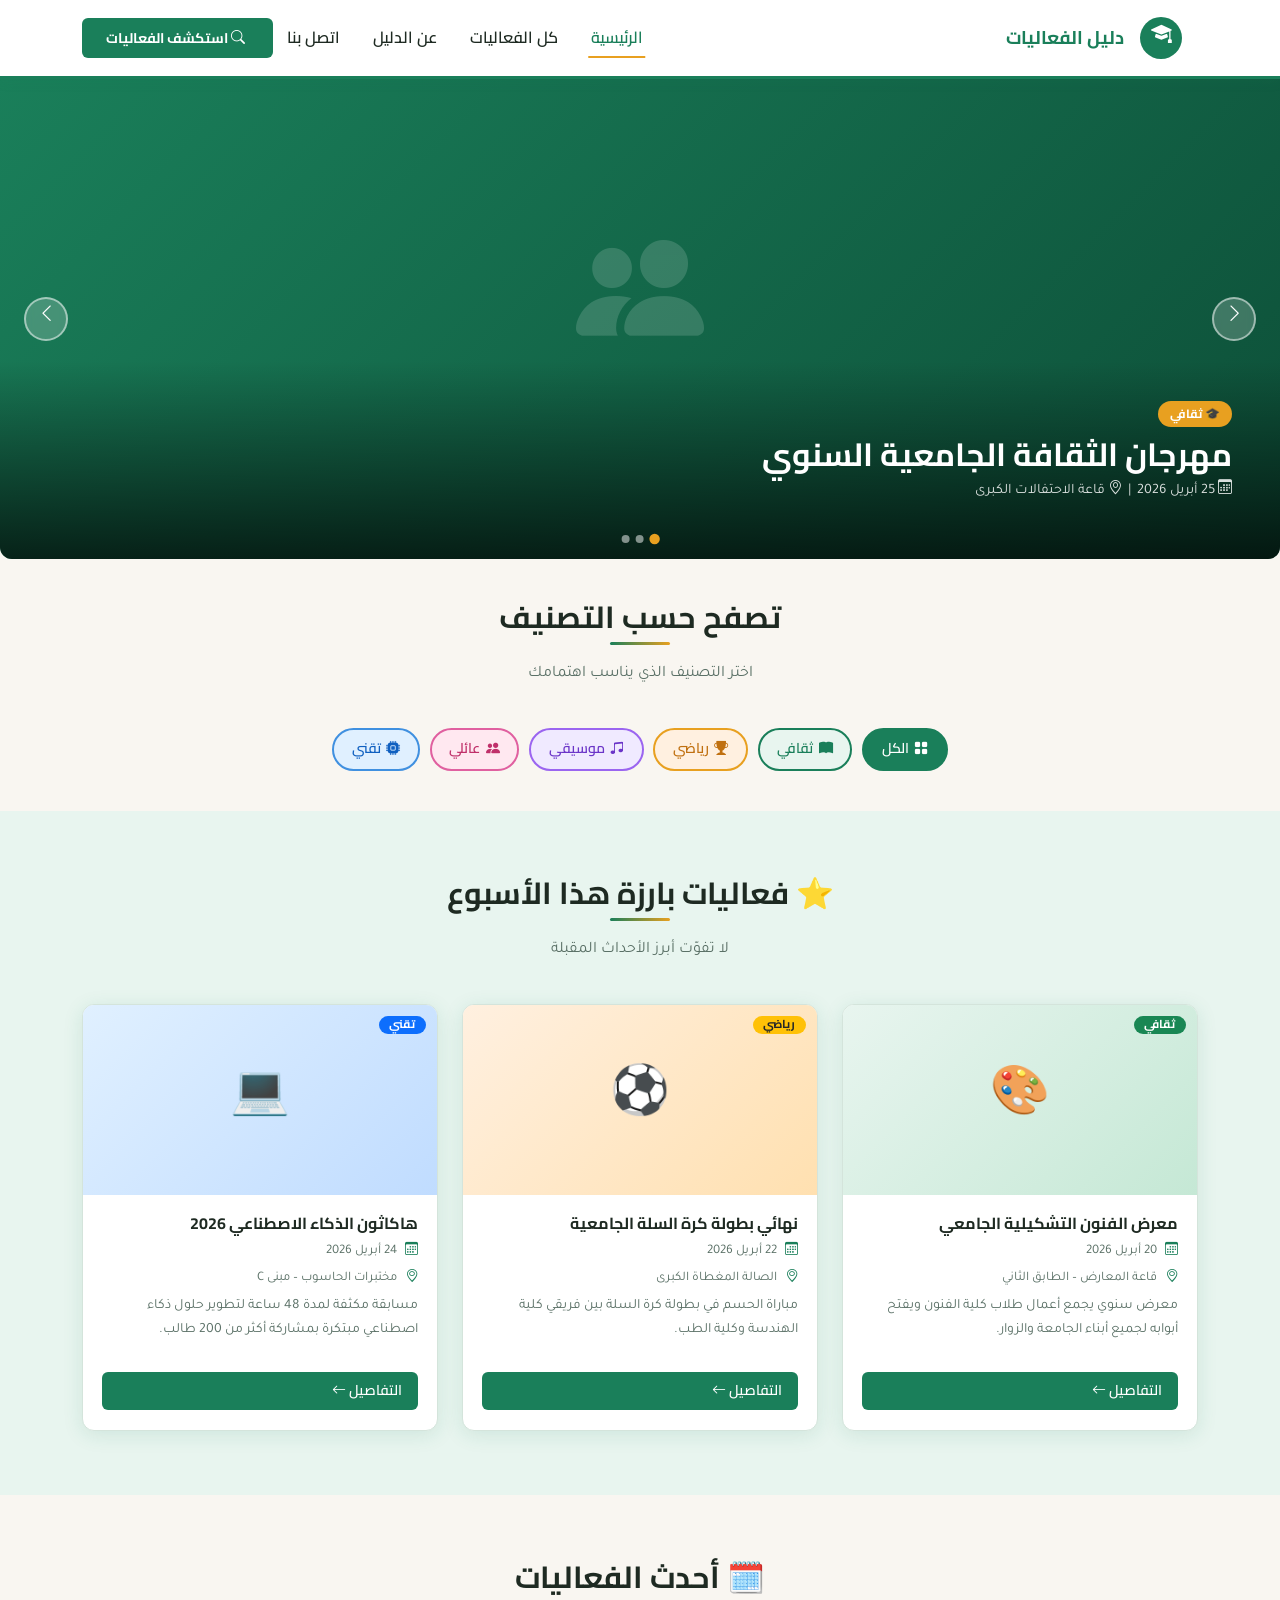
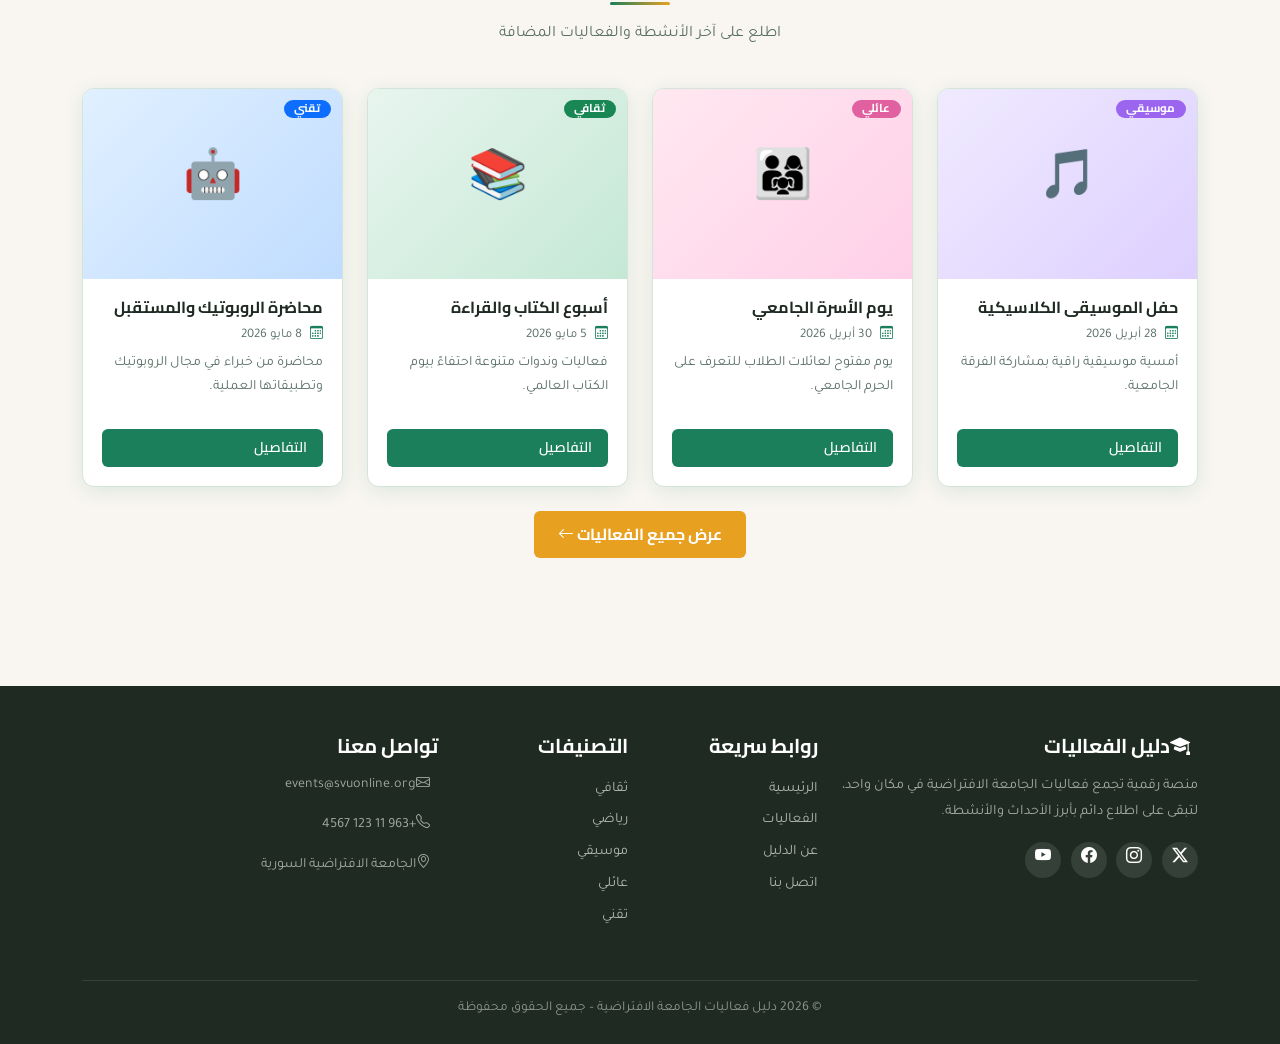
<file: index.html>
<!DOCTYPE html>
<html lang="ar" dir="rtl">
<head>
  <meta charset="UTF-8" />
  <meta name="viewport" content="width=device-width, initial-scale=1.0" />
  <title>دليل فعاليات الجامعة الافتراضية</title>
  <!-- Bootstrap 5 CDN -->
  <link href="https://cdn.jsdelivr.net/npm/bootstrap@5.3.2/dist/css/bootstrap.min.css" rel="stylesheet" />
  <!-- Bootstrap Icons -->
  <link href="https://cdn.jsdelivr.net/npm/bootstrap-icons@1.11.3/font/bootstrap-icons.min.css" rel="stylesheet" />
  <!-- Google Fonts: Cairo + Tajawal -->
  <link href="https://fonts.googleapis.com/css2?family=Cairo:wght@400;600;700;900&family=Tajawal:wght@400;500;700&display=swap" rel="stylesheet" />
  <!-- Custom CSS -->
  <link rel="stylesheet" href="assets/css/styles.css" />
</head>
<body>

<!-- ==================== NAVBAR ==================== -->
<nav class="navbar navbar-expand-lg">
  <div class="container">
    <a class="navbar-brand d-flex align-items-center gap-2 text-decoration-none" href="index.html">
      <div class="brand-logo"><i class="bi bi-mortarboard-fill"></i></div>
      <span class="brand-name">دليل الفعاليات</span>
    </a>
    <button class="navbar-toggler border-0" type="button" data-bs-toggle="collapse" data-bs-target="#mainNav">
      <span class="navbar-toggler-icon"></span>
    </button>
    <div class="collapse navbar-collapse" id="mainNav">
      <ul class="navbar-nav me-auto mb-2 mb-lg-0 gap-1">
        <li class="nav-item"><a class="nav-link active" href="index.html">الرئيسية</a></li>
        <li class="nav-item"><a class="nav-link" href="events.html">كل الفعاليات</a></li>
        <li class="nav-item"><a class="nav-link" href="about.html">عن الدليل</a></li>
        <li class="nav-item"><a class="nav-link" href="contact.html">اتصل بنا</a></li>
      </ul>
      <a href="events.html" class="btn btn-sm btn-primary-custom">
        <i class="bi bi-search me-1"></i> استكشف الفعاليات
      </a>
    </div>
  </div>
</nav>

<!-- ==================== HERO SLIDER ==================== -->
<div class="hero-slider" id="heroSlider">

  <!-- Slide 1 -->
  <div class="slide active">
    <div class="slide-placeholder s1">
      <i class="bi bi-people-fill" style="font-size:8rem;opacity:.15;color:#fff"></i>
    </div>
    <div class="slide-content">
      <span class="slide-badge">🎓 ثقافي</span>
      <h2 class="slide-title">مهرجان الثقافة الجامعية السنوي</h2>
      <p class="slide-meta"><i class="bi bi-calendar3"></i> 25 أبريل 2026 &nbsp;|&nbsp; <i class="bi bi-geo-alt"></i> قاعة الاحتفالات الكبرى</p>
    </div>
  </div>

  <!-- Slide 2 -->
  <div class="slide">
    <div class="slide-placeholder s2">
      <i class="bi bi-trophy-fill" style="font-size:8rem;opacity:.15;color:#fff"></i>
    </div>
    <div class="slide-content">
      <span class="slide-badge">⚽ رياضي</span>
      <h2 class="slide-title">بطولة كرة القدم الداخلية 2026</h2>
      <p class="slide-meta"><i class="bi bi-calendar3"></i> 1 مايو 2026 &nbsp;|&nbsp; <i class="bi bi-geo-alt"></i> الملعب الرياضي الجامعي</p>
    </div>
  </div>

  <!-- Slide 3 -->
  <div class="slide">
    <div class="slide-placeholder s3">
      <i class="bi bi-music-note-beamed" style="font-size:8rem;opacity:.15;color:#fff"></i>
    </div>
    <div class="slide-content">
      <span class="slide-badge">🎵 موسيقي</span>
      <h2 class="slide-title">ليلة الموسيقى العربية الكلاسيكية</h2>
      <p class="slide-meta"><i class="bi bi-calendar3"></i> 10 مايو 2026 &nbsp;|&nbsp; <i class="bi bi-geo-alt"></i> المسرح الجامعي</p>
    </div>
  </div>

  <!-- Controls -->
  <button class="slider-btn prev" onclick="changeSlide(-1)"><i class="bi bi-chevron-right"></i></button>
  <button class="slider-btn next" onclick="changeSlide(1)"><i class="bi bi-chevron-left"></i></button>

  <!-- Dots -->
  <div class="slider-dots">
    <span class="dot active" onclick="goToSlide(0)"></span>
    <span class="dot" onclick="goToSlide(1)"></span>
    <span class="dot" onclick="goToSlide(2)"></span>
  </div>
</div>

<!-- ==================== CATEGORY PILLS ==================== -->
<section class="section-gap-sm">
  <div class="container">
    <div class="section-header">
      <h2>تصفح حسب التصنيف</h2>
      <p>اختر التصنيف الذي يناسب اهتمامك</p>
    </div>
    <div class="category-pills">
      <a href="events.html?cat=all"     class="cat-pill all">     <i class="bi bi-grid-fill"></i> الكل</a>
      <a href="events.html?cat=culture" class="cat-pill culture"> <i class="bi bi-book-fill"></i> ثقافي</a>
      <a href="events.html?cat=sport"   class="cat-pill sport">   <i class="bi bi-trophy-fill"></i> رياضي</a>
      <a href="events.html?cat=music"   class="cat-pill music">   <i class="bi bi-music-note-beamed"></i> موسيقي</a>
      <a href="events.html?cat=family"  class="cat-pill family">  <i class="bi bi-people-fill"></i> عائلي</a>
      <a href="events.html?cat=tech"    class="cat-pill tech">    <i class="bi bi-cpu-fill"></i> تقني</a>
    </div>
  </div>
</section>

<!-- ==================== FEATURED THIS WEEK ==================== -->
<section class="section-gap" style="background:var(--primary-lt);">
  <div class="container">
    <div class="section-header">
      <h2>⭐ فعاليات بارزة هذا الأسبوع</h2>
      <p>لا تفوّت أبرز الأحداث المقبلة</p>
    </div>
    <div class="row g-4">

      <!-- Card 1 -->
      <div class="col-12 col-md-6 col-lg-4">
        <div class="event-card">
          <div class="card-img-wrap">
            <div class="card-img-placeholder bg-culture">🎨</div>
            <span class="badge card-cat-badge bg-success">ثقافي</span>
          </div>
          <div class="card-body">
            <h5 class="card-title">معرض الفنون التشكيلية الجامعي</h5>
            <p class="card-meta"><i class="bi bi-calendar3"></i> 20 أبريل 2026</p>
            <p class="card-meta"><i class="bi bi-geo-alt"></i> قاعة المعارض – الطابق الثاني</p>
            <p class="card-text">معرض سنوي يجمع أعمال طلاب كلية الفنون ويفتح أبوابه لجميع أبناء الجامعة والزوار.</p>
            <a href="event.html" class="btn-details">التفاصيل <i class="bi bi-arrow-left"></i></a>
          </div>
        </div>
      </div>

      <!-- Card 2 -->
      <div class="col-12 col-md-6 col-lg-4">
        <div class="event-card">
          <div class="card-img-wrap">
            <div class="card-img-placeholder bg-sport">⚽</div>
            <span class="badge card-cat-badge bg-warning text-dark">رياضي</span>
          </div>
          <div class="card-body">
            <h5 class="card-title">نهائي بطولة كرة السلة الجامعية</h5>
            <p class="card-meta"><i class="bi bi-calendar3"></i> 22 أبريل 2026</p>
            <p class="card-meta"><i class="bi bi-geo-alt"></i> الصالة المغطاة الكبرى</p>
            <p class="card-text">مباراة الحسم في بطولة كرة السلة بين فريقي كلية الهندسة وكلية الطب.</p>
            <a href="event.html" class="btn-details">التفاصيل <i class="bi bi-arrow-left"></i></a>
          </div>
        </div>
      </div>

      <!-- Card 3 -->
      <div class="col-12 col-md-6 col-lg-4">
        <div class="event-card">
          <div class="card-img-wrap">
            <div class="card-img-placeholder bg-tech">💻</div>
            <span class="badge card-cat-badge bg-primary">تقني</span>
          </div>
          <div class="card-body">
            <h5 class="card-title">هاكاثون الذكاء الاصطناعي 2026</h5>
            <p class="card-meta"><i class="bi bi-calendar3"></i> 24 أبريل 2026</p>
            <p class="card-meta"><i class="bi bi-geo-alt"></i> مختبرات الحاسوب – مبنى C</p>
            <p class="card-text">مسابقة مكثفة لمدة 48 ساعة لتطوير حلول ذكاء اصطناعي مبتكرة بمشاركة أكثر من 200 طالب.</p>
            <a href="event.html" class="btn-details">التفاصيل <i class="bi bi-arrow-left"></i></a>
          </div>
        </div>
      </div>

    </div>
  </div>
</section>

<!-- ==================== LATEST EVENTS ==================== -->
<section class="section-gap">
  <div class="container">
    <div class="section-header">
      <h2>🗓️ أحدث الفعاليات</h2>
      <p>اطلع على آخر الأنشطة والفعاليات المضافة</p>
    </div>
    <div class="row g-4">

      <div class="col-12 col-sm-6 col-lg-3">
        <div class="event-card">
          <div class="card-img-wrap">
            <div class="card-img-placeholder bg-music">🎵</div>
            <span class="badge card-cat-badge" style="background:#9b65f0;">موسيقي</span>
          </div>
          <div class="card-body">
            <h5 class="card-title">حفل الموسيقى الكلاسيكية</h5>
            <p class="card-meta"><i class="bi bi-calendar3"></i> 28 أبريل 2026</p>
            <p class="card-text">أمسية موسيقية راقية بمشاركة الفرقة الجامعية.</p>
            <a href="event.html" class="btn-details">التفاصيل</a>
          </div>
        </div>
      </div>

      <div class="col-12 col-sm-6 col-lg-3">
        <div class="event-card">
          <div class="card-img-wrap">
            <div class="card-img-placeholder bg-family">👨‍👩‍👧</div>
            <span class="badge card-cat-badge" style="background:#e060a0;">عائلي</span>
          </div>
          <div class="card-body">
            <h5 class="card-title">يوم الأسرة الجامعي</h5>
            <p class="card-meta"><i class="bi bi-calendar3"></i> 30 أبريل 2026</p>
            <p class="card-text">يوم مفتوح لعائلات الطلاب للتعرف على الحرم الجامعي.</p>
            <a href="event.html" class="btn-details">التفاصيل</a>
          </div>
        </div>
      </div>

      <div class="col-12 col-sm-6 col-lg-3">
        <div class="event-card">
          <div class="card-img-wrap">
            <div class="card-img-placeholder bg-culture">📚</div>
            <span class="badge card-cat-badge bg-success">ثقافي</span>
          </div>
          <div class="card-body">
            <h5 class="card-title">أسبوع الكتاب والقراءة</h5>
            <p class="card-meta"><i class="bi bi-calendar3"></i> 5 مايو 2026</p>
            <p class="card-text">فعاليات وندوات متنوعة احتفاءً بيوم الكتاب العالمي.</p>
            <a href="event.html" class="btn-details">التفاصيل</a>
          </div>
        </div>
      </div>

      <div class="col-12 col-sm-6 col-lg-3">
        <div class="event-card">
          <div class="card-img-wrap">
            <div class="card-img-placeholder bg-tech">🤖</div>
            <span class="badge card-cat-badge bg-primary">تقني</span>
          </div>
          <div class="card-body">
            <h5 class="card-title">محاضرة الروبوتيك والمستقبل</h5>
            <p class="card-meta"><i class="bi bi-calendar3"></i> 8 مايو 2026</p>
            <p class="card-text">محاضرة من خبراء في مجال الروبوتيك وتطبيقاتها العملية.</p>
            <a href="event.html" class="btn-details">التفاصيل</a>
          </div>
        </div>
      </div>

    </div>

    <div class="text-center mt-4">
      <a href="events.html" class="btn-accent">
        عرض جميع الفعاليات <i class="bi bi-arrow-left"></i>
      </a>
    </div>
  </div>
</section>

<!-- ==================== FOOTER ==================== -->
<footer>
  <div class="container">
    <div class="row g-4">
      <div class="col-12 col-md-4">
        <h5><i class="bi bi-mortarboard-fill me-2"></i>دليل الفعاليات</h5>
        <p style="font-size:.9rem;opacity:.75;line-height:1.8">منصة رقمية تجمع فعاليات الجامعة الافتراضية في مكان واحد، لتبقى على اطلاع دائم بأبرز الأحداث والأنشطة.</p>
        <div class="footer-social mt-3">
          <a href="#"><i class="bi bi-twitter-x"></i></a>
          <a href="#"><i class="bi bi-instagram"></i></a>
          <a href="#"><i class="bi bi-facebook"></i></a>
          <a href="#"><i class="bi bi-youtube"></i></a>
        </div>
      </div>
      <div class="col-6 col-md-2">
        <h5>روابط سريعة</h5>
        <ul class="list-unstyled" style="font-size:.9rem;line-height:2.2">
          <li><a href="index.html">الرئيسية</a></li>
          <li><a href="events.html">الفعاليات</a></li>
          <li><a href="about.html">عن الدليل</a></li>
          <li><a href="contact.html">اتصل بنا</a></li>
        </ul>
      </div>
      <div class="col-6 col-md-2">
        <h5>التصنيفات</h5>
        <ul class="list-unstyled" style="font-size:.9rem;line-height:2.2">
          <li><a href="events.html">ثقافي</a></li>
          <li><a href="events.html">رياضي</a></li>
          <li><a href="events.html">موسيقي</a></li>
          <li><a href="events.html">عائلي</a></li>
          <li><a href="events.html">تقني</a></li>
        </ul>
      </div>
      <div class="col-12 col-md-4">
        <h5>تواصل معنا</h5>
        <p style="font-size:.88rem;opacity:.75"><i class="bi bi-envelope me-2"></i>events@svuonline.org</p>
        <p style="font-size:.88rem;opacity:.75"><i class="bi bi-telephone me-2"></i>+963 11 123 4567</p>
        <p style="font-size:.88rem;opacity:.75"><i class="bi bi-geo-alt me-2"></i>الجامعة الافتراضية السورية</p>
      </div>
    </div>
    <div class="footer-bottom">
      © 2026 دليل فعاليات الجامعة الافتراضية – جميع الحقوق محفوظة
    </div>
  </div>
</footer>

<!-- Bootstrap JS -->
<script src="https://cdn.jsdelivr.net/npm/bootstrap@5.3.2/dist/js/bootstrap.bundle.min.js"></script>
<!-- Custom JS -->
<script src="assets/js/main.js"></script>
</body>
</html>
</file>
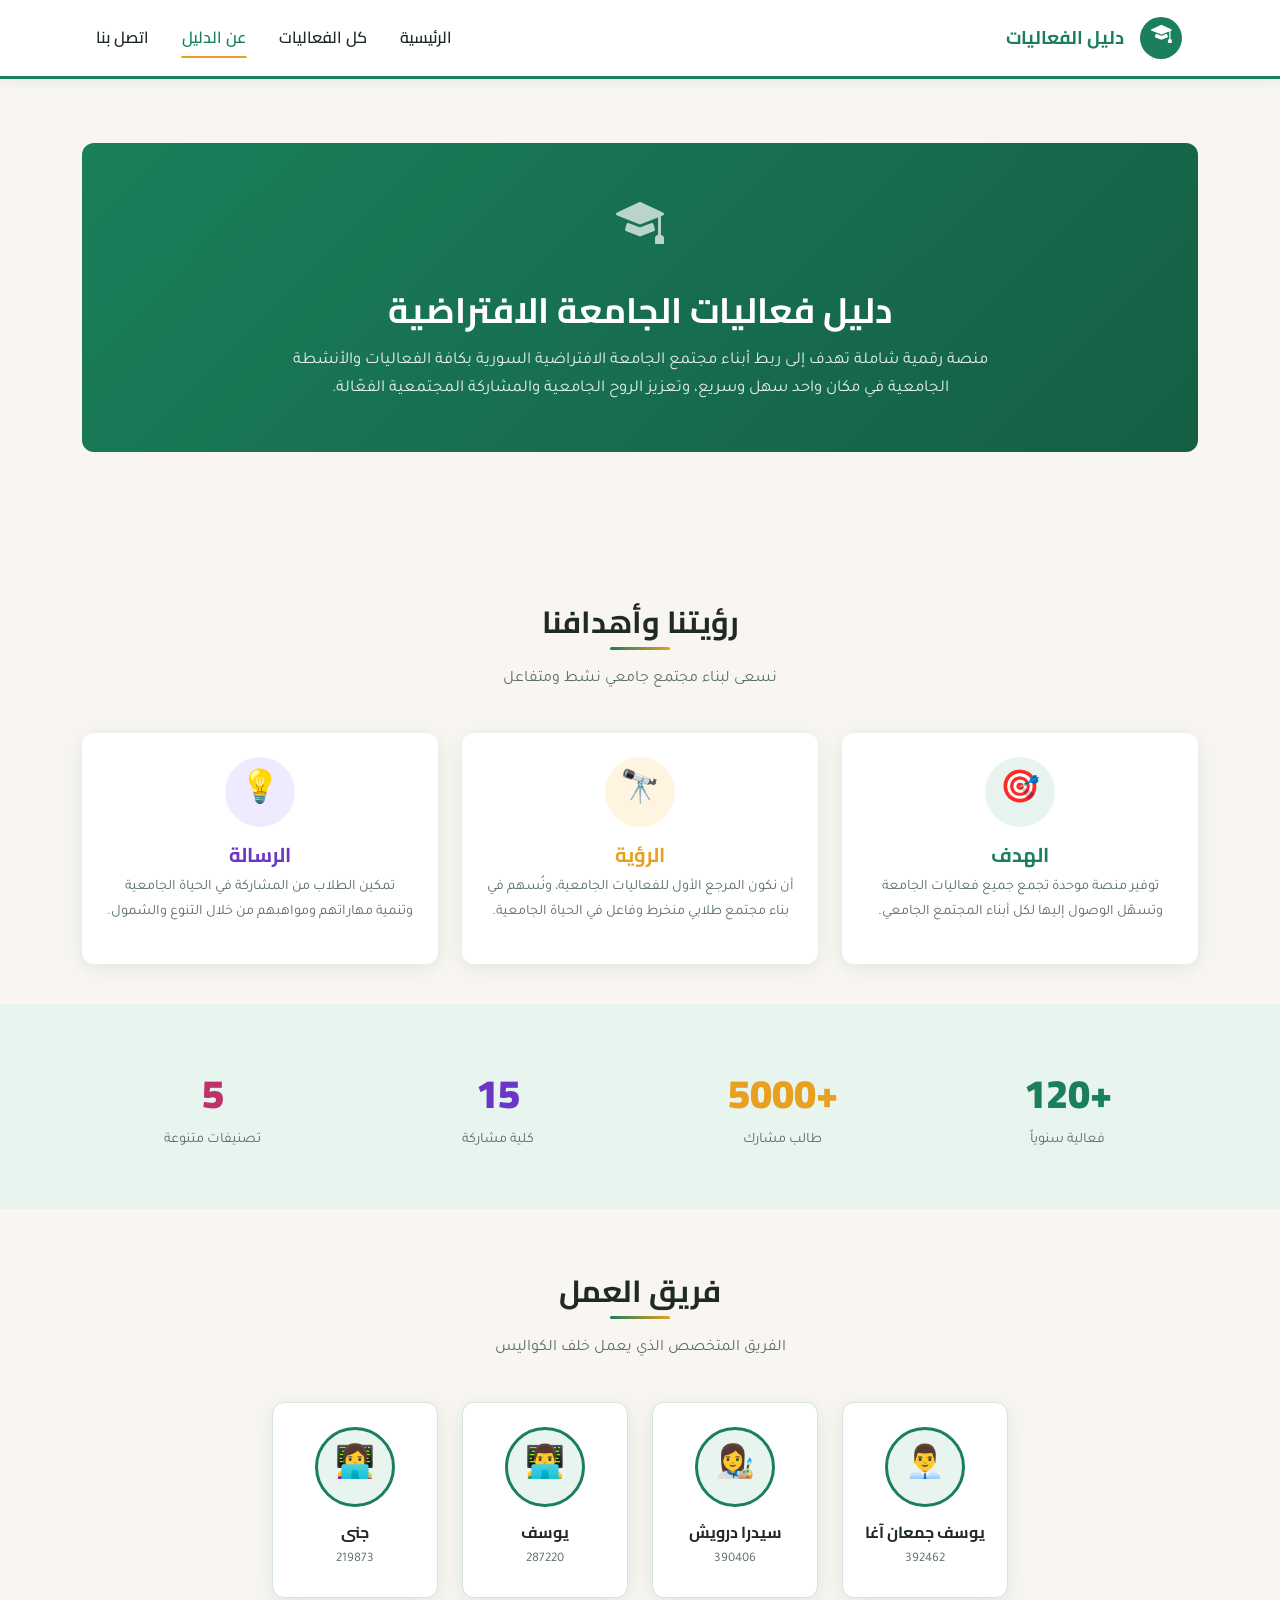
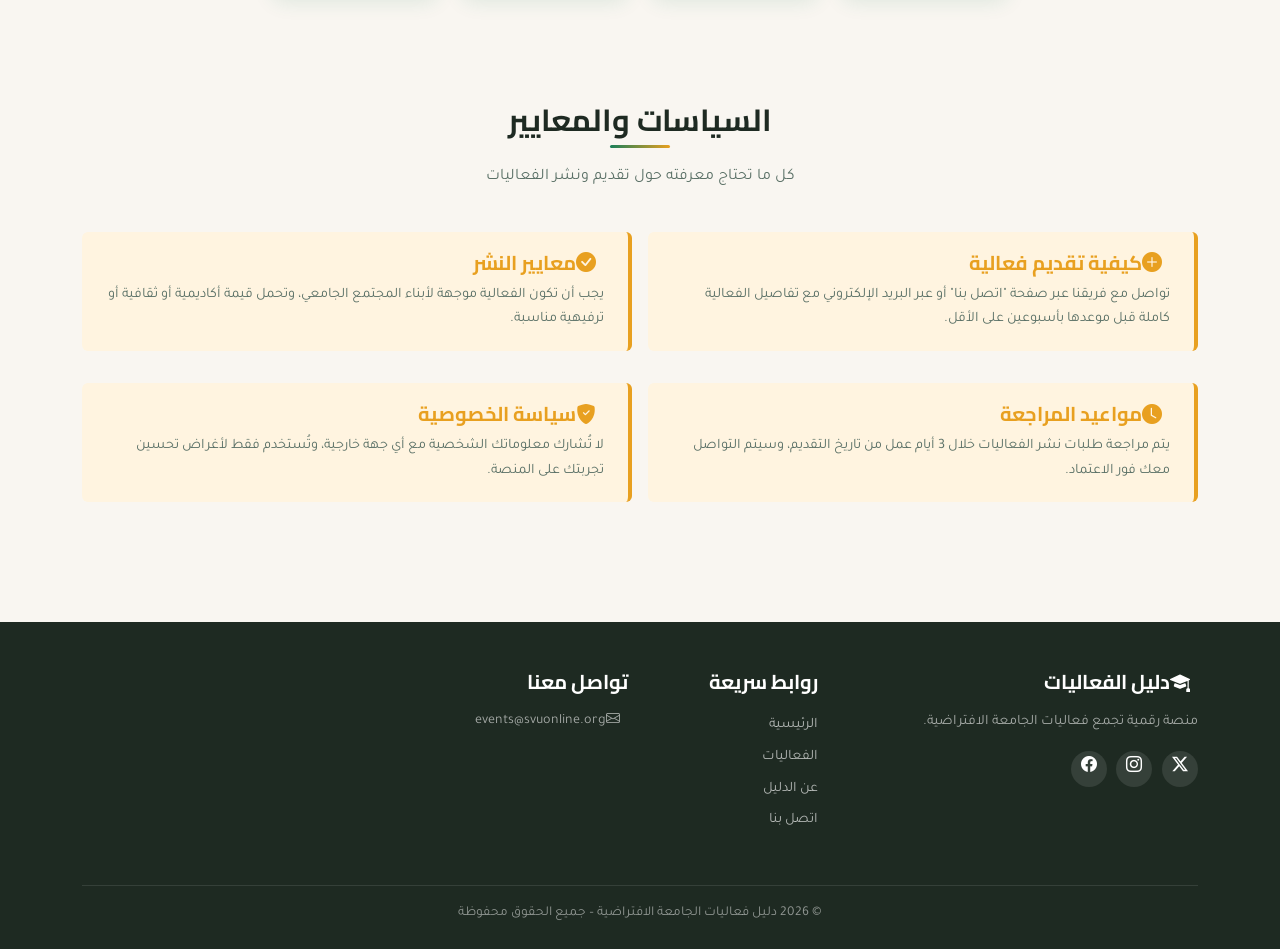
<file: about.html>
<!DOCTYPE html>
<html lang="ar" dir="rtl">
<head>
  <meta charset="UTF-8" />
  <meta name="viewport" content="width=device-width, initial-scale=1.0" />
  <title>عن الدليل – دليل الجامعة الافتراضية</title>
  <link href="https://cdn.jsdelivr.net/npm/bootstrap@5.3.2/dist/css/bootstrap.min.css" rel="stylesheet" />
  <link href="https://cdn.jsdelivr.net/npm/bootstrap-icons@1.11.3/font/bootstrap-icons.min.css" rel="stylesheet" />
  <link href="https://fonts.googleapis.com/css2?family=Cairo:wght@400;600;700;900&family=Tajawal:wght@400;500;700&display=swap" rel="stylesheet" />
  <link rel="stylesheet" href="assets/css/styles.css" />
</head>
<body>

<!-- NAVBAR -->
<nav class="navbar navbar-expand-lg">
  <div class="container">
    <a class="navbar-brand d-flex align-items-center gap-2 text-decoration-none" href="index.html">
      <div class="brand-logo"><i class="bi bi-mortarboard-fill"></i></div>
      <span class="brand-name">دليل الفعاليات</span>
    </a>
    <button class="navbar-toggler border-0" type="button" data-bs-toggle="collapse" data-bs-target="#mainNav">
      <span class="navbar-toggler-icon"></span>
    </button>
    <div class="collapse navbar-collapse" id="mainNav">
      <ul class="navbar-nav me-auto mb-2 mb-lg-0 gap-1">
        <li class="nav-item"><a class="nav-link" href="index.html">الرئيسية</a></li>
        <li class="nav-item"><a class="nav-link" href="events.html">كل الفعاليات</a></li>
        <li class="nav-item"><a class="nav-link active" href="about.html">عن الدليل</a></li>
        <li class="nav-item"><a class="nav-link" href="contact.html">اتصل بنا</a></li>
      </ul>
    </div>
  </div>
</nav>

<!-- MAIN -->
<main>

  <!-- Vision Hero -->
  <section style="padding:4rem 0;">
    <div class="container">
      <div class="about-vision">
        <i class="bi bi-mortarboard-fill" style="font-size:3rem;opacity:.7;margin-bottom:1rem;display:block;"></i>
        <h1>دليل فعاليات الجامعة الافتراضية</h1>
        <p>منصة رقمية شاملة تهدف إلى ربط أبناء مجتمع الجامعة الافتراضية السورية بكافة الفعاليات والأنشطة الجامعية في مكان واحد سهل وسريع، وتعزيز الروح الجامعية والمشاركة المجتمعية الفعّالة.</p>
      </div>
    </div>
  </section>

  <!-- Mission & Values -->
  <section class="section-gap-sm">
    <div class="container">
      <div class="section-header">
        <h2>رؤيتنا وأهدافنا</h2>
        <p>نسعى لبناء مجتمع جامعي نشط ومتفاعل</p>
      </div>
      <div class="row g-4">
        <div class="col-12 col-md-4">
          <div class="text-center p-4" style="background:var(--surface);border-radius:var(--radius);box-shadow:var(--shadow);height:100%">
            <div style="width:70px;height:70px;background:var(--primary-lt);border-radius:50%;display:flex;align-items:center;justify-content:center;margin:0 auto 1rem;font-size:2rem;">🎯</div>
            <h5 style="font-family:'Cairo',sans-serif;color:var(--primary)">الهدف</h5>
            <p style="color:var(--text-muted);font-size:.9rem">توفير منصة موحدة تجمع جميع فعاليات الجامعة وتسهّل الوصول إليها لكل أبناء المجتمع الجامعي.</p>
          </div>
        </div>
        <div class="col-12 col-md-4">
          <div class="text-center p-4" style="background:var(--surface);border-radius:var(--radius);box-shadow:var(--shadow);height:100%">
            <div style="width:70px;height:70px;background:var(--accent-lt);border-radius:50%;display:flex;align-items:center;justify-content:center;margin:0 auto 1rem;font-size:2rem;">🔭</div>
            <h5 style="font-family:'Cairo',sans-serif;color:var(--accent)">الرؤية</h5>
            <p style="color:var(--text-muted);font-size:.9rem">أن نكون المرجع الأول للفعاليات الجامعية، ونُسهم في بناء مجتمع طلابي منخرط وفاعل في الحياة الجامعية.</p>
          </div>
        </div>
        <div class="col-12 col-md-4">
          <div class="text-center p-4" style="background:var(--surface);border-radius:var(--radius);box-shadow:var(--shadow);height:100%">
            <div style="width:70px;height:70px;background:#f0eaff;border-radius:50%;display:flex;align-items:center;justify-content:center;margin:0 auto 1rem;font-size:2rem;">💡</div>
            <h5 style="font-family:'Cairo',sans-serif;color:#6b35c8">الرسالة</h5>
            <p style="color:var(--text-muted);font-size:.9rem">تمكين الطلاب من المشاركة في الحياة الجامعية وتنمية مهاراتهم ومواهبهم من خلال التنوع والشمول.</p>
          </div>
        </div>
      </div>
    </div>
  </section>

  <!-- Stats -->
  <section class="section-gap-sm" style="background:var(--primary-lt);">
    <div class="container">
      <div class="row g-4 text-center">
        <div class="col-6 col-md-3">
          <div class="p-3">
            <div style="font-size:2.5rem;font-weight:900;font-family:'Cairo',sans-serif;color:var(--primary)">+120</div>
            <div style="color:var(--text-muted);font-size:.9rem">فعالية سنوياً</div>
          </div>
        </div>
        <div class="col-6 col-md-3">
          <div class="p-3">
            <div style="font-size:2.5rem;font-weight:900;font-family:'Cairo',sans-serif;color:var(--accent)">+5000</div>
            <div style="color:var(--text-muted);font-size:.9rem">طالب مشارك</div>
          </div>
        </div>
        <div class="col-6 col-md-3">
          <div class="p-3">
            <div style="font-size:2.5rem;font-weight:900;font-family:'Cairo',sans-serif;color:#6b35c8">15</div>
            <div style="color:var(--text-muted);font-size:.9rem">كلية مشاركة</div>
          </div>
        </div>
        <div class="col-6 col-md-3">
          <div class="p-3">
            <div style="font-size:2.5rem;font-weight:900;font-family:'Cairo',sans-serif;color:#c0306a">5</div>
            <div style="color:var(--text-muted);font-size:.9rem">تصنيفات متنوعة</div>
          </div>
        </div>
      </div>
    </div>
  </section>

  <!-- Team -->
  <section class="section-gap">
    <div class="container">
      <div class="section-header">
        <h2>فريق العمل</h2>
        <p>الفريق المتخصص الذي يعمل خلف الكواليس</p>
      </div>
      <div class="row g-4 justify-content-center">

        <div class="col-6 col-md-4 col-lg-2">
          <div class="team-card">
            <div class="team-avatar">👨‍💼</div>
            <h5>يوسف جمعان آغا
            </h5>
            <small>392462</small>
          </div>
        </div>

        <div class="col-6 col-md-4 col-lg-2">
          <div class="team-card">
            <div class="team-avatar">👩‍🎨</div>
            <h5>سيدرا درويش </h5>
            <small>390406</small>
          </div>
        </div>

        <div class="col-6 col-md-4 col-lg-2">
          <div class="team-card">
            <div class="team-avatar">👨‍💻</div>
            <h5>يوسف</h5>
            <small>287220</small>
          </div>
        </div>

        <div class="col-6 col-md-4 col-lg-2">
          <div class="team-card">
            <div class="team-avatar">👩‍💻</div>
            <h5>جنى</h5>
            <small>219873</small>
          </div>
        </div>

       

      </div>
    </div>
  </section>

  <!-- Policies -->
  <section class="section-gap-sm" style="background:var(--bg);">
    <div class="container">
      <div class="section-header">
        <h2>السياسات والمعايير</h2>
        <p>كل ما تحتاج معرفته حول تقديم ونشر الفعاليات</p>
      </div>
      <div class="row g-3">
        <div class="col-12 col-md-6">
          <div class="policy-box">
            <h5><i class="bi bi-plus-circle-fill me-2"></i>كيفية تقديم فعالية</h5>
            <p style="font-size:.9rem;color:var(--text-muted);margin:0">تواصل مع فريقنا عبر صفحة "اتصل بنا" أو عبر البريد الإلكتروني مع تفاصيل الفعالية كاملة قبل موعدها بأسبوعين على الأقل.</p>
          </div>
        </div>
        <div class="col-12 col-md-6">
          <div class="policy-box">
            <h5><i class="bi bi-check-circle-fill me-2"></i>معايير النشر</h5>
            <p style="font-size:.9rem;color:var(--text-muted);margin:0">يجب أن تكون الفعالية موجهة لأبناء المجتمع الجامعي، وتحمل قيمة أكاديمية أو ثقافية أو ترفيهية مناسبة.</p>
          </div>
        </div>
        <div class="col-12 col-md-6">
          <div class="policy-box">
            <h5><i class="bi bi-clock-fill me-2"></i>مواعيد المراجعة</h5>
            <p style="font-size:.9rem;color:var(--text-muted);margin:0">يتم مراجعة طلبات نشر الفعاليات خلال 3 أيام عمل من تاريخ التقديم، وسيتم التواصل معك فور الاعتماد.</p>
          </div>
        </div>
        <div class="col-12 col-md-6">
          <div class="policy-box">
            <h5><i class="bi bi-shield-fill-check me-2"></i>سياسة الخصوصية</h5>
            <p style="font-size:.9rem;color:var(--text-muted);margin:0">لا تُشارك معلوماتك الشخصية مع أي جهة خارجية، وتُستخدم فقط لأغراض تحسين تجربتك على المنصة.</p>
          </div>
        </div>
      </div>
    </div>
  </section>

</main>

<!-- FOOTER -->
<footer>
  <div class="container">
    <div class="row g-4">
      <div class="col-12 col-md-4">
        <h5><i class="bi bi-mortarboard-fill me-2"></i>دليل الفعاليات</h5>
        <p style="font-size:.9rem;opacity:.75">منصة رقمية تجمع فعاليات الجامعة الافتراضية.</p>
        <div class="footer-social mt-3">
          <a href="#"><i class="bi bi-twitter-x"></i></a>
          <a href="#"><i class="bi bi-instagram"></i></a>
          <a href="#"><i class="bi bi-facebook"></i></a>
        </div>
      </div>
      <div class="col-6 col-md-2">
        <h5>روابط سريعة</h5>
        <ul class="list-unstyled" style="font-size:.9rem;line-height:2.2">
          <li><a href="index.html">الرئيسية</a></li>
          <li><a href="events.html">الفعاليات</a></li>
          <li><a href="about.html">عن الدليل</a></li>
          <li><a href="contact.html">اتصل بنا</a></li>
        </ul>
      </div>
      <div class="col-12 col-md-4">
        <h5>تواصل معنا</h5>
        <p style="font-size:.88rem;opacity:.75"><i class="bi bi-envelope me-2"></i>events@svuonline.org</p>
      </div>
    </div>
    <div class="footer-bottom">© 2026 دليل فعاليات الجامعة الافتراضية – جميع الحقوق محفوظة</div>
  </div>
</footer>

<script src="https://cdn.jsdelivr.net/npm/bootstrap@5.3.2/dist/js/bootstrap.bundle.min.js"></script>
<script src="assets/js/main.js"></script>
</body>
</html>
</file>
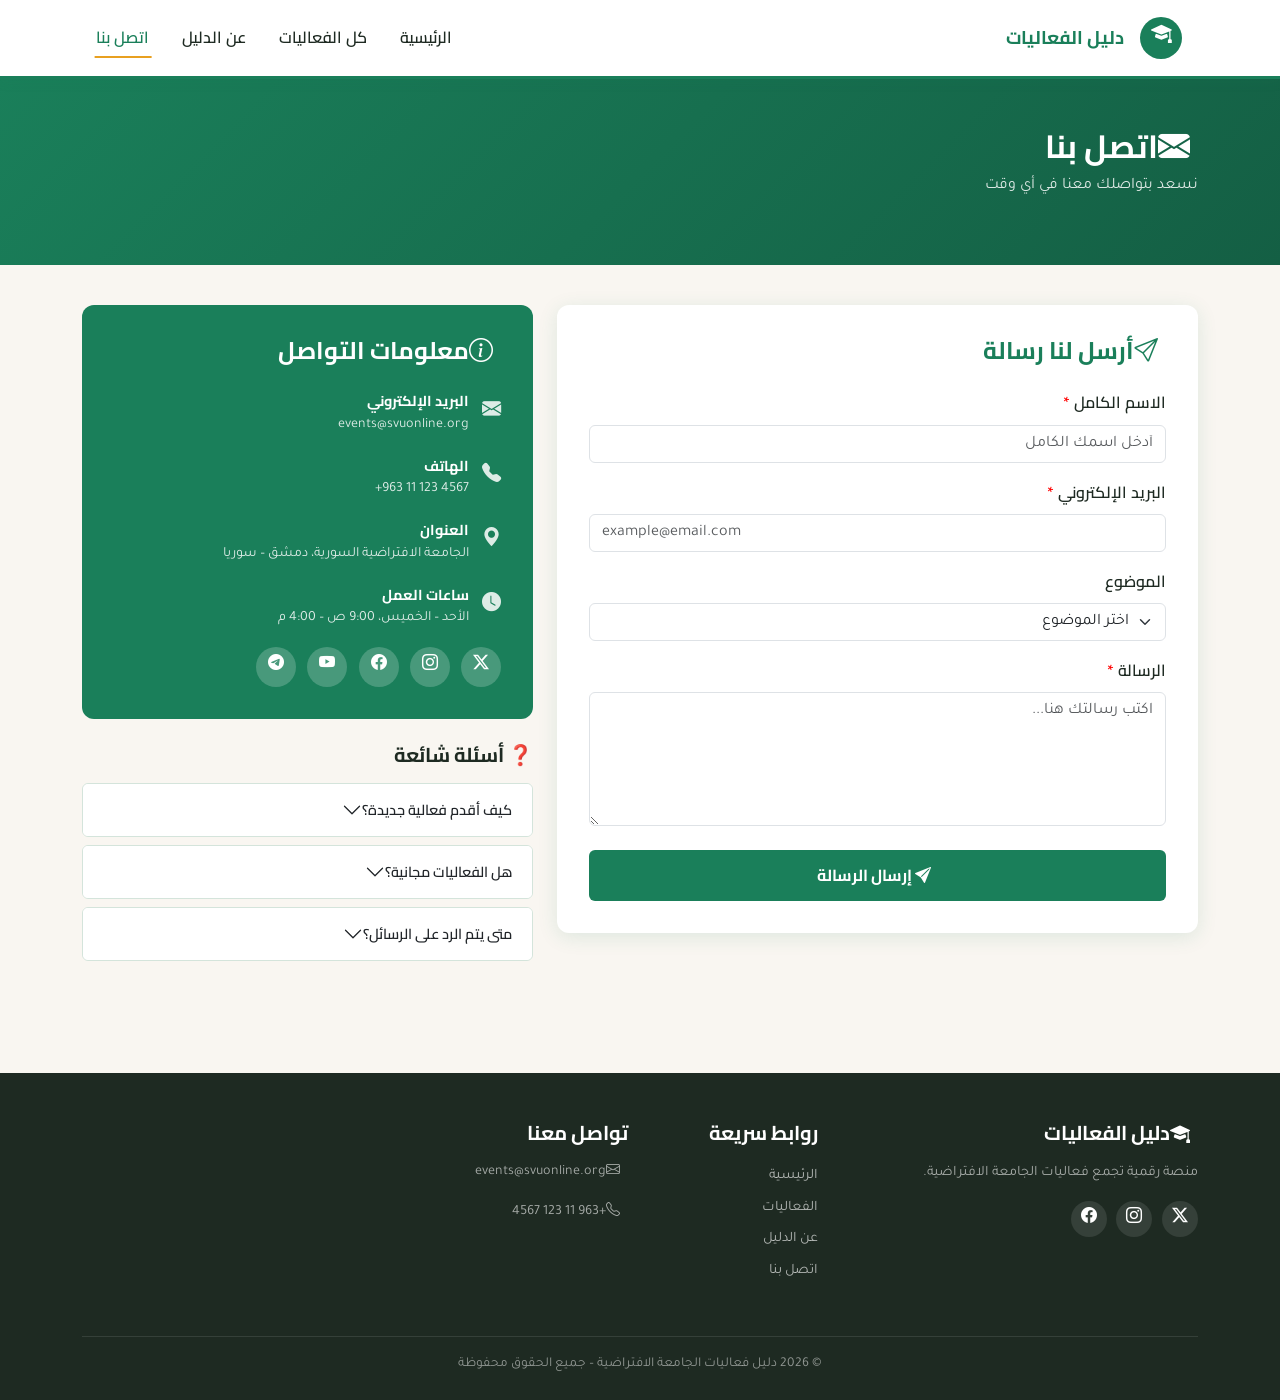
<file: contact.html>
<!DOCTYPE html>
<html lang="ar" dir="rtl">
<head>
  <meta charset="UTF-8" />
  <meta name="viewport" content="width=device-width, initial-scale=1.0" />
  <title>اتصل بنا – دليل الجامعة الافتراضية</title>
  <link href="https://cdn.jsdelivr.net/npm/bootstrap@5.3.2/dist/css/bootstrap.min.css" rel="stylesheet" />
  <link href="https://cdn.jsdelivr.net/npm/bootstrap-icons@1.11.3/font/bootstrap-icons.min.css" rel="stylesheet" />
  <link href="https://fonts.googleapis.com/css2?family=Cairo:wght@400;600;700;900&family=Tajawal:wght@400;500;700&display=swap" rel="stylesheet" />
  <link rel="stylesheet" href="assets/css/styles.css" />
</head>
<body>

<!-- NAVBAR -->
<nav class="navbar navbar-expand-lg">
  <div class="container">
    <a class="navbar-brand d-flex align-items-center gap-2 text-decoration-none" href="index.html">
      <div class="brand-logo"><i class="bi bi-mortarboard-fill"></i></div>
      <span class="brand-name">دليل الفعاليات</span>
    </a>
    <button class="navbar-toggler border-0" type="button" data-bs-toggle="collapse" data-bs-target="#mainNav">
      <span class="navbar-toggler-icon"></span>
    </button>
    <div class="collapse navbar-collapse" id="mainNav">
      <ul class="navbar-nav me-auto mb-2 mb-lg-0 gap-1">
        <li class="nav-item"><a class="nav-link" href="index.html">الرئيسية</a></li>
        <li class="nav-item"><a class="nav-link" href="events.html">كل الفعاليات</a></li>
        <li class="nav-item"><a class="nav-link" href="about.html">عن الدليل</a></li>
        <li class="nav-item"><a class="nav-link active" href="contact.html">اتصل بنا</a></li>
      </ul>
    </div>
  </div>
</nav>

<!-- PAGE HEADER -->
<div class="page-header">
  <div class="container">
    <h1><i class="bi bi-envelope-fill me-2"></i>اتصل بنا</h1>
    <p>نسعد بتواصلك معنا في أي وقت</p>
  </div>
</div>

<!-- MAIN -->
<main class="container pb-5">
  <div class="row g-4">

    <!-- LEFT: Form -->
    <div class="col-12 col-lg-7">
      <div class="contact-form-wrap">
        <h4 style="font-family:'Cairo',sans-serif;color:var(--primary);margin-bottom:1.5rem">
          <i class="bi bi-send me-2"></i>أرسل لنا رسالة
        </h4>

        <!-- Alert area -->
        <div id="formAlert"></div>

        <div class="mb-3">
          <label class="form-label" style="font-family:'Cairo',sans-serif;font-weight:600">
            الاسم الكامل <span style="color:red">*</span>
          </label>
          <input type="text" id="contactName" class="form-control" placeholder="أدخل اسمك الكامل" />
          <div id="nameErr" class="text-danger mt-1" style="font-size:.82rem;display:none">الاسم مطلوب</div>
        </div>

        <div class="mb-3">
          <label class="form-label" style="font-family:'Cairo',sans-serif;font-weight:600">
            البريد الإلكتروني <span style="color:red">*</span>
          </label>
          <input type="email" id="contactEmail" class="form-control" placeholder="example@email.com" dir="ltr" />
          <div id="emailErr" class="text-danger mt-1" style="font-size:.82rem;display:none">يرجى إدخال بريد إلكتروني صحيح</div>
        </div>

        <div class="mb-3">
          <label class="form-label" style="font-family:'Cairo',sans-serif;font-weight:600">الموضوع</label>
          <select id="contactSubject" class="form-select">
            <option value="">اختر الموضوع</option>
            <option value="event">استفسار عن فعالية</option>
            <option value="submit">تقديم فعالية جديدة</option>
            <option value="technical">مشكلة تقنية</option>
            <option value="other">أخرى</option>
          </select>
        </div>

        <div class="mb-4">
          <label class="form-label" style="font-family:'Cairo',sans-serif;font-weight:600">
            الرسالة <span style="color:red">*</span>
          </label>
          <textarea id="contactMessage" class="form-control" rows="5" placeholder="اكتب رسالتك هنا..."></textarea>
          <div id="msgErr" class="text-danger mt-1" style="font-size:.82rem;display:none">الرسالة مطلوبة (10 أحرف على الأقل)</div>
        </div>

        <button class="btn-primary-custom w-100" onclick="submitContactForm()" style="padding:.75rem;font-size:1rem;">
          <i class="bi bi-send-fill me-2"></i> إرسال الرسالة
        </button>
      </div>
    </div>

    <!-- RIGHT: Info -->
    <div class="col-12 col-lg-5">
      <div class="contact-info-box">
        <h4><i class="bi bi-info-circle me-2"></i>معلومات التواصل</h4>

        <div class="contact-info-row">
          <i class="bi bi-envelope-fill"></i>
          <div>
            <div style="font-weight:700;font-family:'Cairo',sans-serif;font-size:.9rem">البريد الإلكتروني</div>
            <div style="opacity:.85;font-size:.88rem">events@svuonline.org</div>
          </div>
        </div>

        <div class="contact-info-row">
          <i class="bi bi-telephone-fill"></i>
          <div>
            <div style="font-weight:700;font-family:'Cairo',sans-serif;font-size:.9rem">الهاتف</div>
            <div style="opacity:.85;font-size:.88rem" dir="ltr">+963 11 123 4567</div>
          </div>
        </div>

        <div class="contact-info-row">
          <i class="bi bi-geo-alt-fill"></i>
          <div>
            <div style="font-weight:700;font-family:'Cairo',sans-serif;font-size:.9rem">العنوان</div>
            <div style="opacity:.85;font-size:.88rem">الجامعة الافتراضية السورية، دمشق – سوريا</div>
          </div>
        </div>

        <div class="contact-info-row">
          <i class="bi bi-clock-fill"></i>
          <div>
            <div style="font-weight:700;font-family:'Cairo',sans-serif;font-size:.9rem">ساعات العمل</div>
            <div style="opacity:.85;font-size:.88rem">الأحد – الخميس، 9:00 ص – 4:00 م</div>
          </div>
        </div>

        <div class="social-links mt-3">
          <a href="#" class="social-btn"><i class="bi bi-twitter-x"></i></a>
          <a href="#" class="social-btn"><i class="bi bi-instagram"></i></a>
          <a href="#" class="social-btn"><i class="bi bi-facebook"></i></a>
          <a href="#" class="social-btn"><i class="bi bi-youtube"></i></a>
          <a href="#" class="social-btn"><i class="bi bi-telegram"></i></a>
        </div>
      </div>

      <!-- FAQ -->
      <div class="mt-4">
        <h5 style="font-family:'Cairo',sans-serif;color:var(--text);margin-bottom:1rem">❓ أسئلة شائعة</h5>
        <div class="accordion" id="faqAccordion">
          <div class="accordion-item" style="border:1px solid var(--border);border-radius:var(--radius-sm);margin-bottom:.5rem;overflow:hidden;">
            <h2 class="accordion-header">
              <button class="accordion-button collapsed" type="button" data-bs-toggle="collapse" data-bs-target="#faq1" style="font-family:'Cairo',sans-serif;font-weight:600;font-size:.9rem">
                كيف أقدم فعالية جديدة؟
              </button>
            </h2>
            <div id="faq1" class="accordion-collapse collapse" data-bs-parent="#faqAccordion">
              <div class="accordion-body" style="font-size:.88rem;color:var(--text-muted)">
                تواصل معنا عبر النموذج أعلاه أو عبر البريد الإلكتروني مع تفاصيل الفعالية قبل موعدها بأسبوعين.
              </div>
            </div>
          </div>
          <div class="accordion-item" style="border:1px solid var(--border);border-radius:var(--radius-sm);margin-bottom:.5rem;overflow:hidden;">
            <h2 class="accordion-header">
              <button class="accordion-button collapsed" type="button" data-bs-toggle="collapse" data-bs-target="#faq2" style="font-family:'Cairo',sans-serif;font-weight:600;font-size:.9rem">
                هل الفعاليات مجانية؟
              </button>
            </h2>
            <div id="faq2" class="accordion-collapse collapse" data-bs-parent="#faqAccordion">
              <div class="accordion-body" style="font-size:.88rem;color:var(--text-muted)">
                معظم الفعاليات مجانية لأبناء الجامعة، وبعضها قد يتطلب تسجيلاً مسبقاً. تحقق من تفاصيل كل فعالية.
              </div>
            </div>
          </div>
          <div class="accordion-item" style="border:1px solid var(--border);border-radius:var(--radius-sm);overflow:hidden;">
            <h2 class="accordion-header">
              <button class="accordion-button collapsed" type="button" data-bs-toggle="collapse" data-bs-target="#faq3" style="font-family:'Cairo',sans-serif;font-weight:600;font-size:.9rem">
                متى يتم الرد على الرسائل؟
              </button>
            </h2>
            <div id="faq3" class="accordion-collapse collapse" data-bs-parent="#faqAccordion">
              <div class="accordion-body" style="font-size:.88rem;color:var(--text-muted)">
                نسعى للرد على جميع الرسائل خلال 24-48 ساعة في أيام العمل الرسمية.
              </div>
            </div>
          </div>
        </div>
      </div>

    </div>

  </div>
</main>

<!-- FOOTER -->
<footer>
  <div class="container">
    <div class="row g-4">
      <div class="col-12 col-md-4">
        <h5><i class="bi bi-mortarboard-fill me-2"></i>دليل الفعاليات</h5>
        <p style="font-size:.9rem;opacity:.75">منصة رقمية تجمع فعاليات الجامعة الافتراضية.</p>
        <div class="footer-social mt-3">
          <a href="#"><i class="bi bi-twitter-x"></i></a>
          <a href="#"><i class="bi bi-instagram"></i></a>
          <a href="#"><i class="bi bi-facebook"></i></a>
        </div>
      </div>
      <div class="col-6 col-md-2">
        <h5>روابط سريعة</h5>
        <ul class="list-unstyled" style="font-size:.9rem;line-height:2.2">
          <li><a href="index.html">الرئيسية</a></li>
          <li><a href="events.html">الفعاليات</a></li>
          <li><a href="about.html">عن الدليل</a></li>
          <li><a href="contact.html">اتصل بنا</a></li>
        </ul>
      </div>
      <div class="col-12 col-md-4">
        <h5>تواصل معنا</h5>
        <p style="font-size:.88rem;opacity:.75"><i class="bi bi-envelope me-2"></i>events@svuonline.org</p>
        <p style="font-size:.88rem;opacity:.75"><i class="bi bi-telephone me-2"></i>+963 11 123 4567</p>
      </div>
    </div>
    <div class="footer-bottom">© 2026 دليل فعاليات الجامعة الافتراضية – جميع الحقوق محفوظة</div>
  </div>
</footer>

<script src="https://cdn.jsdelivr.net/npm/bootstrap@5.3.2/dist/js/bootstrap.bundle.min.js"></script>
<script src="assets/js/main.js"></script>
</body>
</html>
</file>
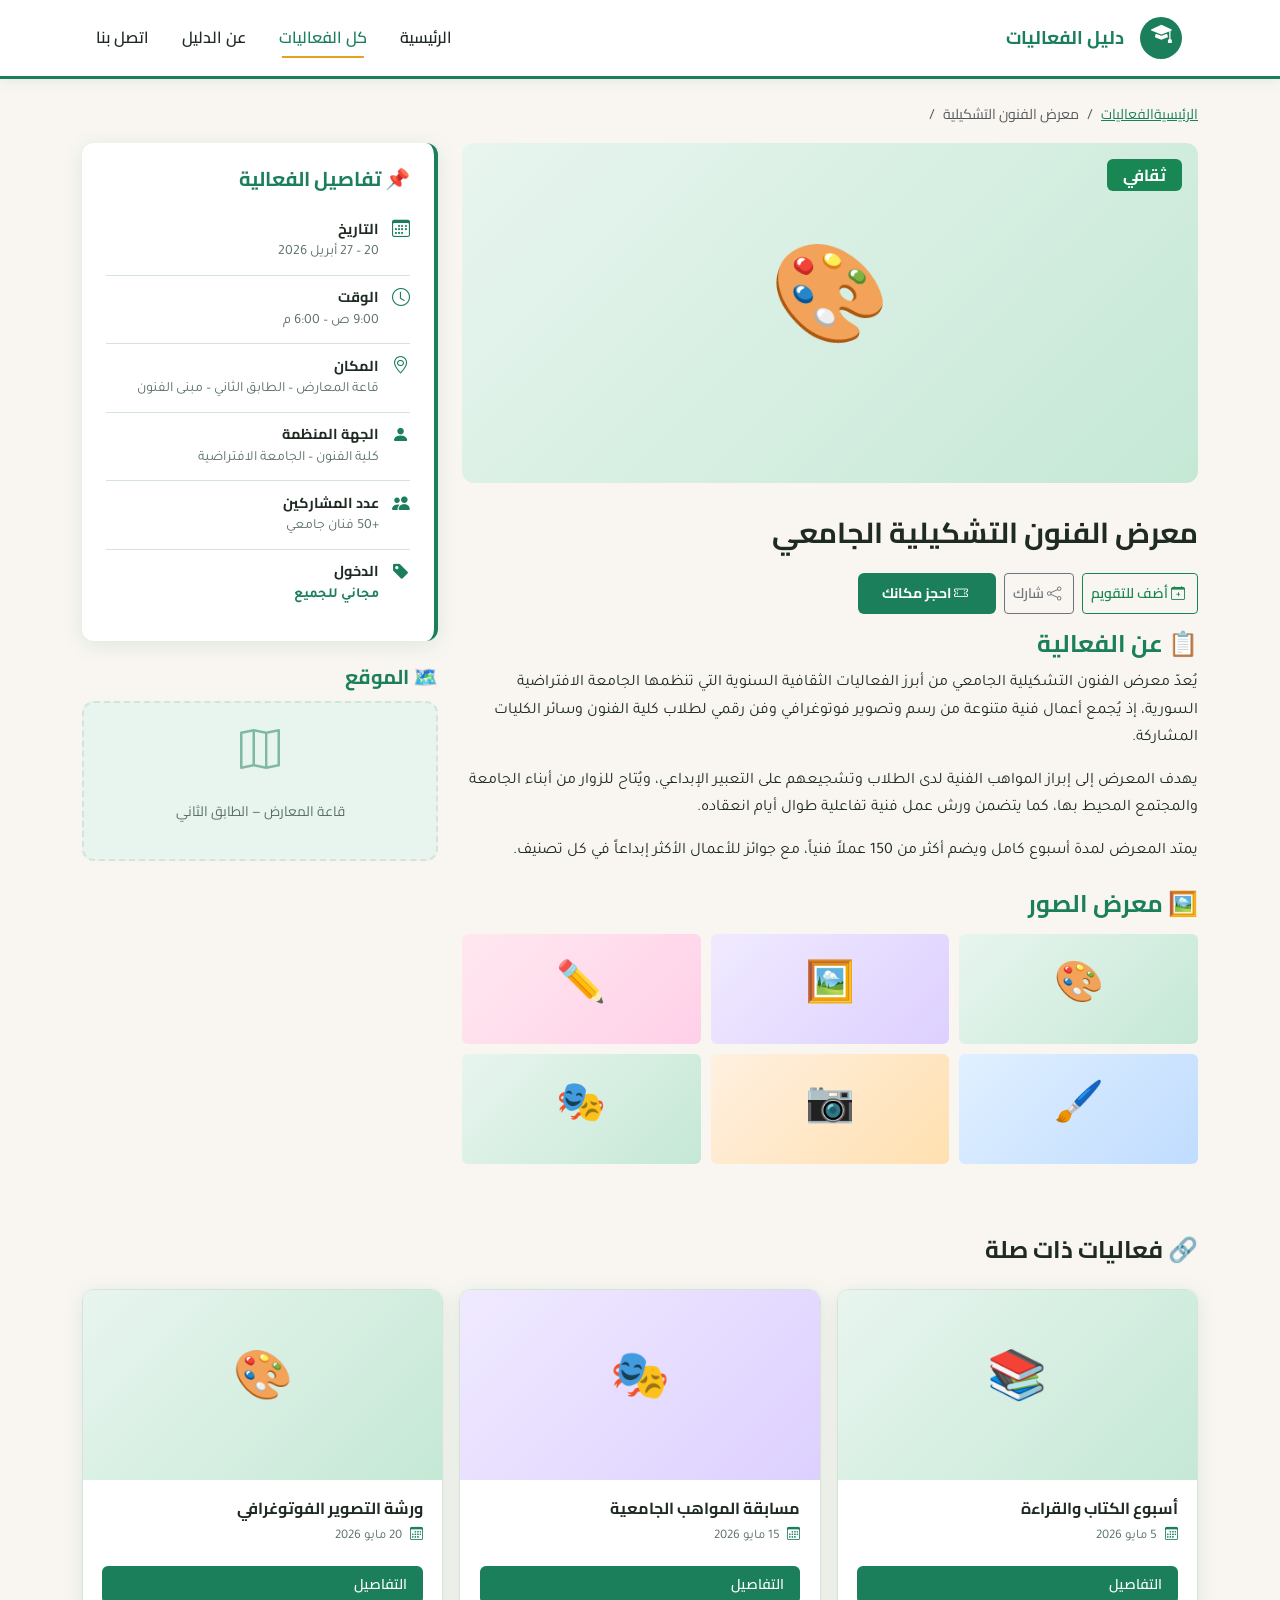
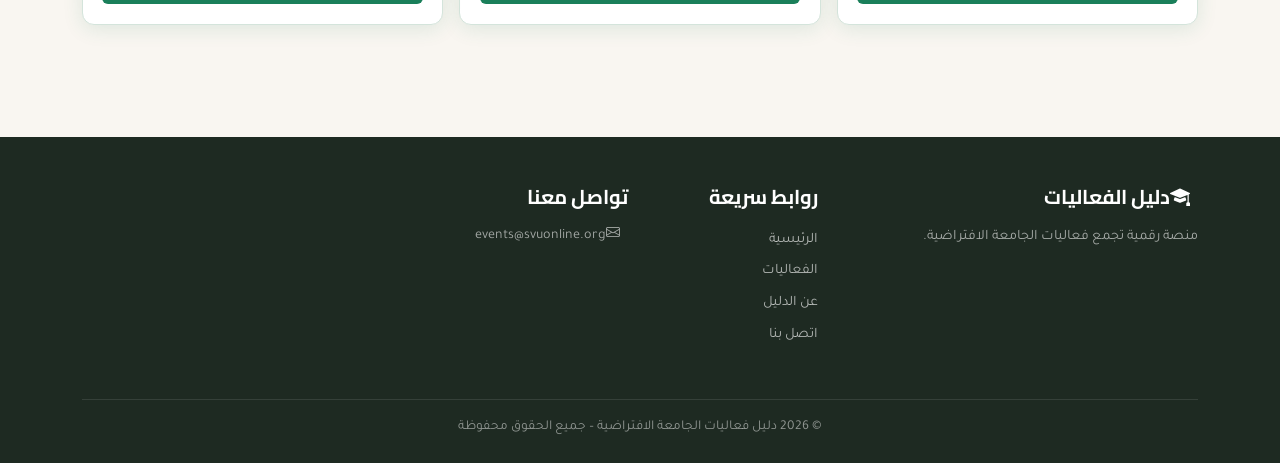
<file: event.html>
<!DOCTYPE html>
<html lang="ar" dir="rtl">
<head>
  <meta charset="UTF-8" />
  <meta name="viewport" content="width=device-width, initial-scale=1.0" />
  <title>تفاصيل الفعالية – دليل الجامعة الافتراضية</title>
  <link href="https://cdn.jsdelivr.net/npm/bootstrap@5.3.2/dist/css/bootstrap.min.css" rel="stylesheet" />
  <link href="https://cdn.jsdelivr.net/npm/bootstrap-icons@1.11.3/font/bootstrap-icons.min.css" rel="stylesheet" />
  <link href="https://fonts.googleapis.com/css2?family=Cairo:wght@400;600;700;900&family=Tajawal:wght@400;500;700&display=swap" rel="stylesheet" />
  <link rel="stylesheet" href="assets/css/styles.css" />
</head>
<body>

<!-- NAVBAR -->
<nav class="navbar navbar-expand-lg">
  <div class="container">
    <a class="navbar-brand d-flex align-items-center gap-2 text-decoration-none" href="index.html">
      <div class="brand-logo"><i class="bi bi-mortarboard-fill"></i></div>
      <span class="brand-name">دليل الفعاليات</span>
    </a>
    <button class="navbar-toggler border-0" type="button" data-bs-toggle="collapse" data-bs-target="#mainNav">
      <span class="navbar-toggler-icon"></span>
    </button>
    <div class="collapse navbar-collapse" id="mainNav">
      <ul class="navbar-nav me-auto mb-2 mb-lg-0 gap-1">
        <li class="nav-item"><a class="nav-link" href="index.html">الرئيسية</a></li>
        <li class="nav-item"><a class="nav-link active" href="events.html">كل الفعاليات</a></li>
        <li class="nav-item"><a class="nav-link" href="about.html">عن الدليل</a></li>
        <li class="nav-item"><a class="nav-link" href="contact.html">اتصل بنا</a></li>
      </ul>
    </div>
  </div>
</nav>

<!-- MAIN -->
<main class="container py-4 pb-5">

  <!-- Breadcrumb -->
  <nav aria-label="breadcrumb" class="mb-3">
    <ol class="breadcrumb" style="font-family:'Cairo',sans-serif;font-size:.88rem">
      <li class="breadcrumb-item"><a href="index.html" style="color:var(--primary)">الرئيسية</a></li>
      <li class="breadcrumb-item"><a href="events.html" style="color:var(--primary)">الفعاليات</a></li>
      <li class="breadcrumb-item active">معرض الفنون التشكيلية</li>
    </ol>
  </nav>

  <div class="row g-4">

    <!-- LEFT: Main Content -->
    <div class="col-12 col-lg-8">

      <!-- Hero Image -->
      <div class="event-hero">
        <div class="event-hero-placeholder bg-culture">🎨</div>
        <div style="position:absolute;top:1rem;right:1rem;">
          <span class="badge bg-success fs-6 px-3 py-2" style="font-family:'Cairo',sans-serif;">ثقافي</span>
        </div>
      </div>

      <!-- Title & Actions -->
      <div class="d-flex flex-wrap align-items-start justify-content-between gap-3 mb-3">
        <h1 style="font-family:'Cairo',sans-serif;font-size:1.8rem;color:var(--text)">معرض الفنون التشكيلية الجامعي</h1>
        <div class="d-flex gap-2 flex-wrap">
          <!-- Add to Calendar -->
          <button class="btn btn-outline-success btn-sm" onclick="addToCalendar()" style="font-family:'Cairo',sans-serif;font-weight:600">
            <i class="bi bi-calendar-plus me-1"></i> أضف للتقويم
          </button>
          <!-- Share -->
          <button class="btn btn-outline-secondary btn-sm" onclick="shareEvent()" style="font-family:'Cairo',sans-serif;font-weight:600">
            <i class="bi bi-share me-1"></i> شارك
          </button>
          <!-- Reserve Modal -->
          <button class="btn btn-sm btn-primary-custom" data-bs-toggle="modal" data-bs-target="#reserveModal" style="font-family:'Cairo',sans-serif;">
            <i class="bi bi-ticket-perforated me-1"></i> احجز مكانك
          </button>
        </div>
      </div>

      <!-- Alert placeholder -->
      <div id="eventAlert"></div>

      <!-- Description -->
      <div class="mb-4">
        <h4 style="font-family:'Cairo',sans-serif;color:var(--primary);margin-bottom:.75rem">📋 عن الفعالية</h4>
        <p>يُعدّ معرض الفنون التشكيلية الجامعي من أبرز الفعاليات الثقافية السنوية التي تنظمها الجامعة الافتراضية السورية، إذ يُجمع أعمال فنية متنوعة من رسم وتصوير فوتوغرافي وفن رقمي لطلاب كلية الفنون وسائر الكليات المشاركة.</p>
        <p class="mt-2">يهدف المعرض إلى إبراز المواهب الفنية لدى الطلاب وتشجيعهم على التعبير الإبداعي، ويُتاح للزوار من أبناء الجامعة والمجتمع المحيط بها، كما يتضمن ورش عمل فنية تفاعلية طوال أيام انعقاده.</p>
        <p class="mt-2">يمتد المعرض لمدة أسبوع كامل ويضم أكثر من 150 عملاً فنياً، مع جوائز للأعمال الأكثر إبداعاً في كل تصنيف.</p>
      </div>

      <!-- Image Gallery -->
      <div class="mb-4">
        <h4 style="font-family:'Cairo',sans-serif;color:var(--primary);margin-bottom:.75rem">🖼️ معرض الصور</h4>
        <div class="gallery-grid">
          <div class="bg-culture">🎨</div>
          <div class="bg-music" style="height:110px;border-radius:6px;display:flex;align-items:center;justify-content:center;font-size:2.5rem;">🖼️</div>
          <div class="bg-family" style="height:110px;border-radius:6px;display:flex;align-items:center;justify-content:center;font-size:2.5rem;">✏️</div>
          <div class="bg-tech" style="height:110px;border-radius:6px;display:flex;align-items:center;justify-content:center;font-size:2.5rem;">🖌️</div>
          <div class="bg-sport" style="height:110px;border-radius:6px;display:flex;align-items:center;justify-content:center;font-size:2.5rem;">📷</div>
          <div class="bg-culture" style="height:110px;border-radius:6px;display:flex;align-items:center;justify-content:center;font-size:2.5rem;">🎭</div>
        </div>
      </div>

    </div><!-- end col-lg-8 -->

    <!-- RIGHT: Info Box -->
    <div class="col-12 col-lg-4">

      <div class="event-info-box">
        <h5 style="font-family:'Cairo',sans-serif;color:var(--primary);margin-bottom:1rem">📌 تفاصيل الفعالية</h5>

        <div class="info-row">
          <i class="bi bi-calendar3 info-icon"></i>
          <div>
            <div style="font-weight:700;font-family:'Cairo',sans-serif;font-size:.9rem">التاريخ</div>
            <div style="color:var(--text-muted);font-size:.88rem">20 – 27 أبريل 2026</div>
          </div>
        </div>

        <div class="info-row">
          <i class="bi bi-clock info-icon"></i>
          <div>
            <div style="font-weight:700;font-family:'Cairo',sans-serif;font-size:.9rem">الوقت</div>
            <div style="color:var(--text-muted);font-size:.88rem">9:00 ص – 6:00 م</div>
          </div>
        </div>

        <div class="info-row">
          <i class="bi bi-geo-alt info-icon"></i>
          <div>
            <div style="font-weight:700;font-family:'Cairo',sans-serif;font-size:.9rem">المكان</div>
            <div style="color:var(--text-muted);font-size:.88rem">قاعة المعارض – الطابق الثاني – مبنى الفنون</div>
          </div>
        </div>

        <div class="info-row">
          <i class="bi bi-person-fill info-icon"></i>
          <div>
            <div style="font-weight:700;font-family:'Cairo',sans-serif;font-size:.9rem">الجهة المنظمة</div>
            <div style="color:var(--text-muted);font-size:.88rem">كلية الفنون – الجامعة الافتراضية</div>
          </div>
        </div>

        <div class="info-row">
          <i class="bi bi-people-fill info-icon"></i>
          <div>
            <div style="font-weight:700;font-family:'Cairo',sans-serif;font-size:.9rem">عدد المشاركين</div>
            <div style="color:var(--text-muted);font-size:.88rem">+50 فنان جامعي</div>
          </div>
        </div>

        <div class="info-row">
          <i class="bi bi-tag-fill info-icon"></i>
          <div>
            <div style="font-weight:700;font-family:'Cairo',sans-serif;font-size:.9rem">الدخول</div>
            <div style="color:#1a7f5a;font-weight:700;font-size:.88rem">مجاني للجميع</div>
          </div>
        </div>
      </div>

      <!-- Static Map -->
      <div class="mb-3">
        <h5 style="font-family:'Cairo',sans-serif;color:var(--primary);margin-bottom:.75rem">🗺️ الموقع</h5>
        <div style="background:var(--primary-lt);border-radius:var(--radius);height:160px;display:flex;flex-direction:column;align-items:center;justify-content:center;border:2px dashed var(--border);">
          <i class="bi bi-map" style="font-size:2.5rem;color:var(--primary);opacity:.5"></i>
          <p style="font-family:'Cairo',sans-serif;color:var(--text-muted);font-size:.85rem;margin-top:.5rem">قاعة المعارض – الطابق الثاني</p>
        </div>
      </div>

    </div><!-- end col-lg-4 -->

  </div><!-- end row -->

  <!-- RELATED EVENTS -->
  <div class="mt-5">
    <h4 style="font-family:'Cairo',sans-serif;color:var(--text);margin-bottom:1.5rem">🔗 فعاليات ذات صلة</h4>
    <div class="row g-3">
      <div class="col-12 col-sm-6 col-md-4">
        <div class="event-card">
          <div class="card-img-wrap">
            <div class="card-img-placeholder bg-culture">📚</div>
          </div>
          <div class="card-body">
            <h5 class="card-title">أسبوع الكتاب والقراءة</h5>
            <p class="card-meta"><i class="bi bi-calendar3"></i> 5 مايو 2026</p>
            <a href="event.html" class="btn-details">التفاصيل</a>
          </div>
        </div>
      </div>
      <div class="col-12 col-sm-6 col-md-4">
        <div class="event-card">
          <div class="card-img-wrap">
            <div class="card-img-placeholder bg-music">🎭</div>
          </div>
          <div class="card-body">
            <h5 class="card-title">مسابقة المواهب الجامعية</h5>
            <p class="card-meta"><i class="bi bi-calendar3"></i> 15 مايو 2026</p>
            <a href="event.html" class="btn-details">التفاصيل</a>
          </div>
        </div>
      </div>
      <div class="col-12 col-sm-6 col-md-4">
        <div class="event-card">
          <div class="card-img-wrap">
            <div class="card-img-placeholder bg-culture">🎨</div>
          </div>
          <div class="card-body">
            <h5 class="card-title">ورشة التصوير الفوتوغرافي</h5>
            <p class="card-meta"><i class="bi bi-calendar3"></i> 20 مايو 2026</p>
            <a href="event.html" class="btn-details">التفاصيل</a>
          </div>
        </div>
      </div>
    </div>
  </div>

</main>

<!-- RESERVE MODAL -->
<div class="modal fade" id="reserveModal" tabindex="-1">
  <div class="modal-dialog modal-dialog-centered">
    <div class="modal-content" style="border-radius:var(--radius);border:none;">
      <div class="modal-header" style="background:var(--primary);color:#fff;border-radius:var(--radius) var(--radius) 0 0;">
        <h5 class="modal-title" style="font-family:'Cairo',sans-serif;"><i class="bi bi-ticket-perforated me-2"></i>حجز مكان في الفعالية</h5>
        <button type="button" class="btn-close btn-close-white" data-bs-dismiss="modal"></button>
      </div>
      <div class="modal-body p-4">
        <p style="color:var(--text-muted);font-size:.9rem;margin-bottom:1.5rem">معرض الفنون التشكيلية الجامعي – 20 أبريل 2026</p>
        <div class="mb-3">
          <label class="form-label" style="font-family:'Cairo',sans-serif;font-weight:600">الاسم الكامل</label>
          <input type="text" id="reserveName" class="form-control" placeholder="أدخل اسمك" />
        </div>
        <div class="mb-3">
          <label class="form-label" style="font-family:'Cairo',sans-serif;font-weight:600">الرقم الجامعي</label>
          <input type="text" id="reserveId" class="form-control" placeholder="أدخل رقمك الجامعي" />
        </div>
        <div id="reserveAlert"></div>
      </div>
      <div class="modal-footer border-0">
        <button type="button" class="btn btn-secondary" data-bs-dismiss="modal" style="font-family:'Cairo',sans-serif;">إلغاء</button>
        <button type="button" class="btn-primary-custom" onclick="confirmReserve()" style="font-family:'Cairo',sans-serif;">تأكيد الحجز</button>
      </div>
    </div>
  </div>
</div>

<!-- FOOTER -->
<footer>
  <div class="container">
    <div class="row g-4">
      <div class="col-12 col-md-4">
        <h5><i class="bi bi-mortarboard-fill me-2"></i>دليل الفعاليات</h5>
        <p style="font-size:.9rem;opacity:.75">منصة رقمية تجمع فعاليات الجامعة الافتراضية.</p>
      </div>
      <div class="col-6 col-md-2">
        <h5>روابط سريعة</h5>
        <ul class="list-unstyled" style="font-size:.9rem;line-height:2.2">
          <li><a href="index.html">الرئيسية</a></li>
          <li><a href="events.html">الفعاليات</a></li>
          <li><a href="about.html">عن الدليل</a></li>
          <li><a href="contact.html">اتصل بنا</a></li>
        </ul>
      </div>
      <div class="col-12 col-md-4">
        <h5>تواصل معنا</h5>
        <p style="font-size:.88rem;opacity:.75"><i class="bi bi-envelope me-2"></i>events@svuonline.org</p>
      </div>
    </div>
    <div class="footer-bottom">© 2026 دليل فعاليات الجامعة الافتراضية – جميع الحقوق محفوظة</div>
  </div>
</footer>

<script src="https://cdn.jsdelivr.net/npm/bootstrap@5.3.2/dist/js/bootstrap.bundle.min.js"></script>
<script src="assets/js/main.js"></script>
</body>
</html>
</file>
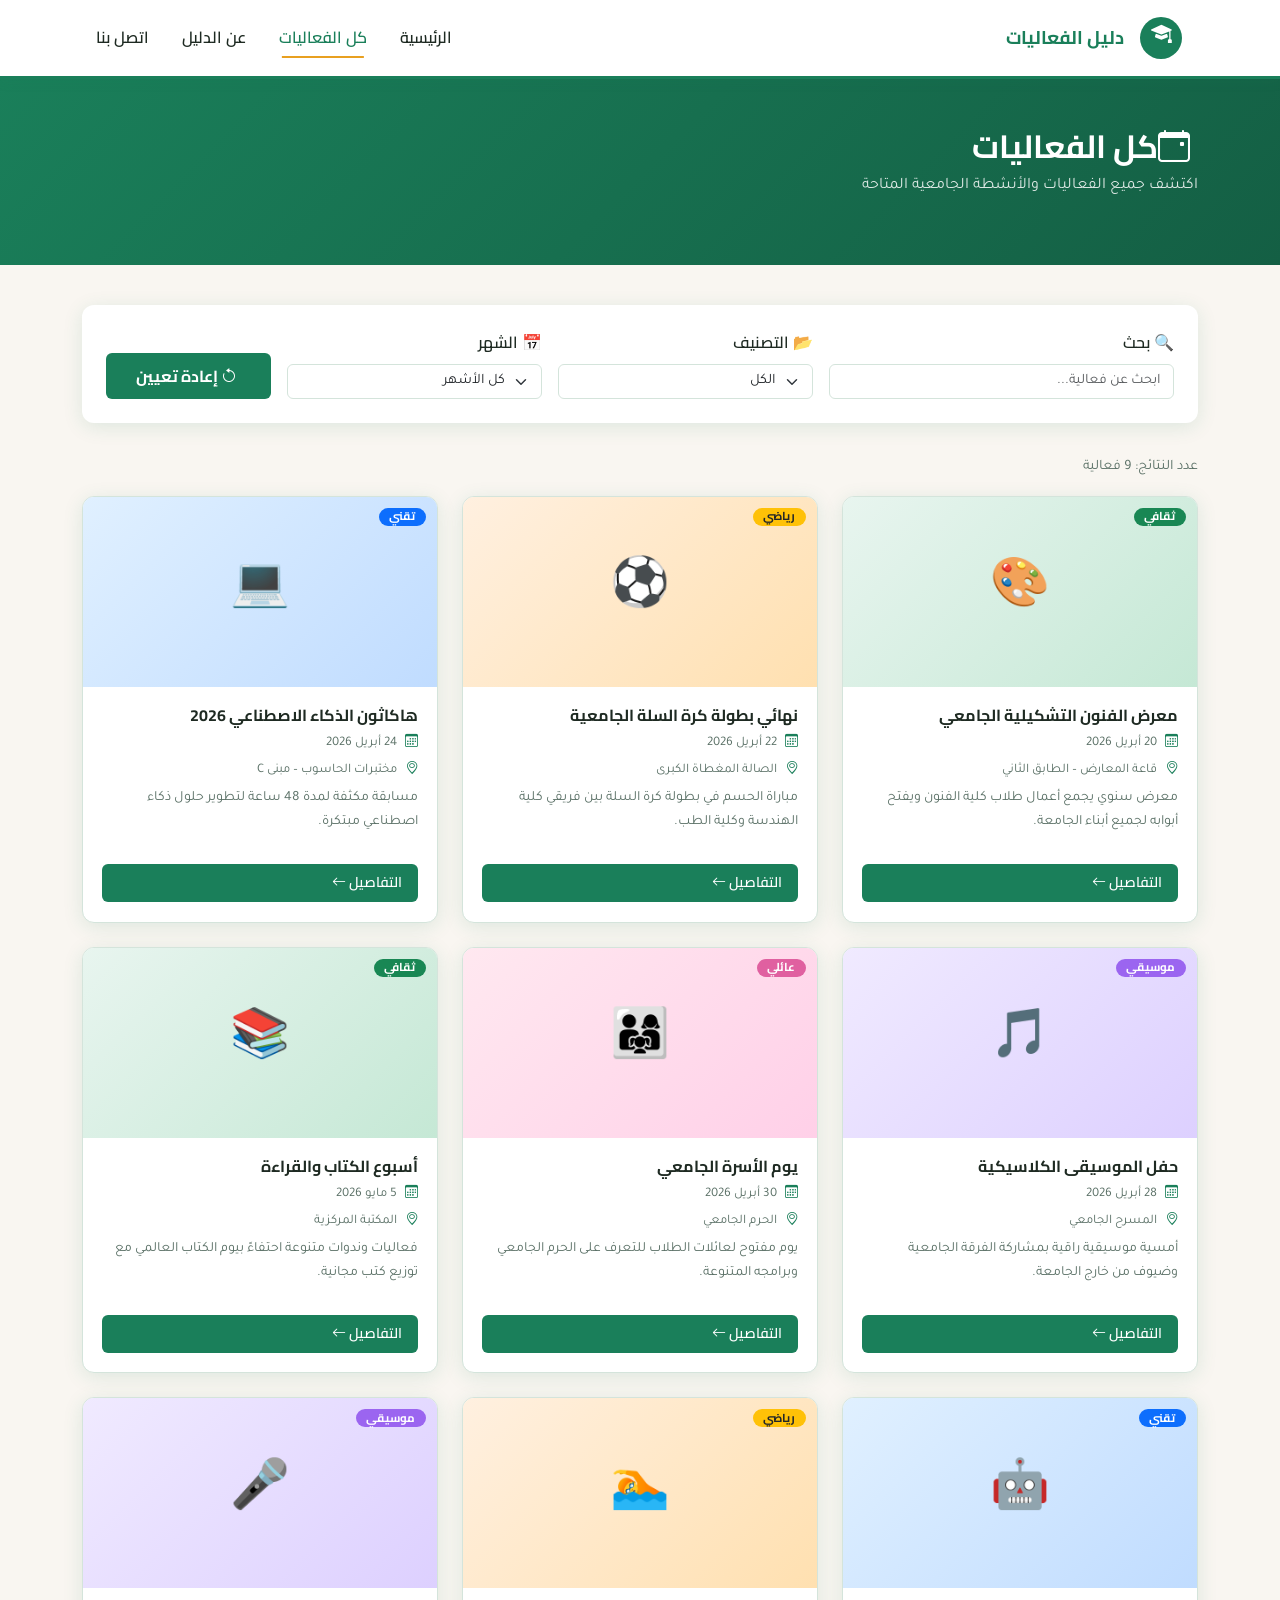
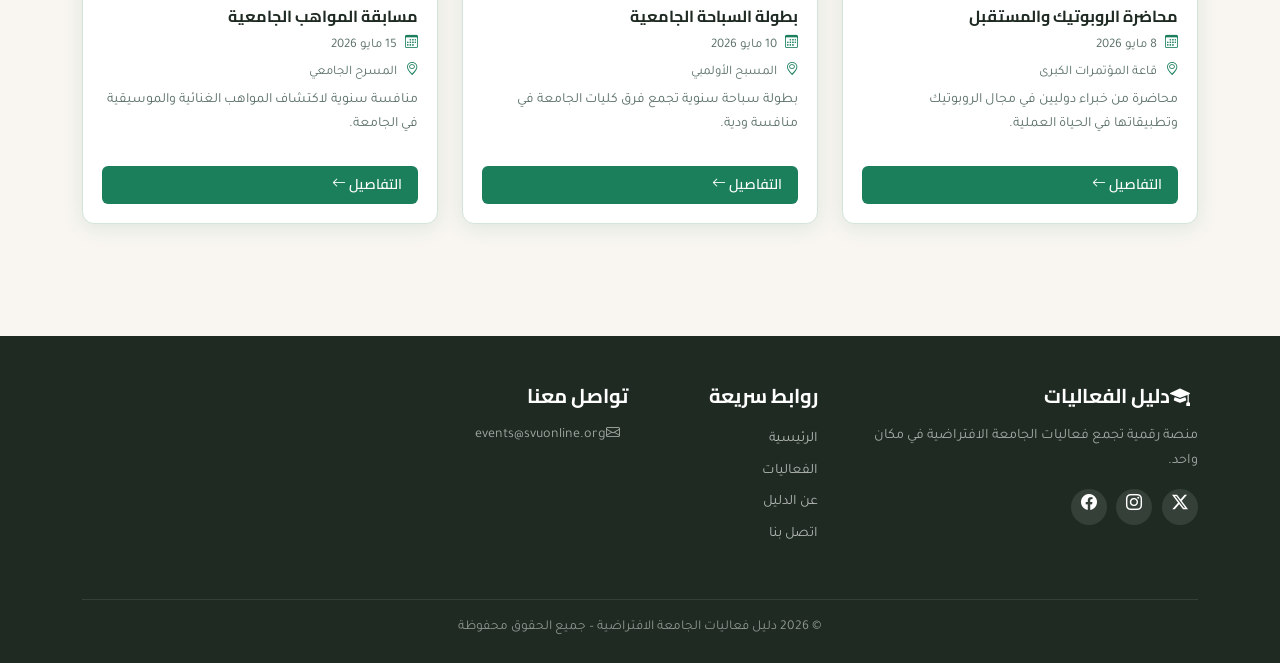
<file: events.html>
<!DOCTYPE html>
<html lang="ar" dir="rtl">
<head>
  <meta charset="UTF-8" />
  <meta name="viewport" content="width=device-width, initial-scale=1.0" />
  <title>كل الفعاليات – دليل الجامعة الافتراضية</title>
  <link href="https://cdn.jsdelivr.net/npm/bootstrap@5.3.2/dist/css/bootstrap.min.css" rel="stylesheet" />
  <link href="https://cdn.jsdelivr.net/npm/bootstrap-icons@1.11.3/font/bootstrap-icons.min.css" rel="stylesheet" />
  <link href="https://fonts.googleapis.com/css2?family=Cairo:wght@400;600;700;900&family=Tajawal:wght@400;500;700&display=swap" rel="stylesheet" />
  <link rel="stylesheet" href="assets/css/styles.css" />
</head>
<body>

<!-- NAVBAR -->
<nav class="navbar navbar-expand-lg">
  <div class="container">
    <a class="navbar-brand d-flex align-items-center gap-2 text-decoration-none" href="index.html">
      <div class="brand-logo"><i class="bi bi-mortarboard-fill"></i></div>
      <span class="brand-name">دليل الفعاليات</span>
    </a>
    <button class="navbar-toggler border-0" type="button" data-bs-toggle="collapse" data-bs-target="#mainNav">
      <span class="navbar-toggler-icon"></span>
    </button>
    <div class="collapse navbar-collapse" id="mainNav">
      <ul class="navbar-nav me-auto mb-2 mb-lg-0 gap-1">
        <li class="nav-item"><a class="nav-link" href="index.html">الرئيسية</a></li>
        <li class="nav-item"><a class="nav-link active" href="events.html">كل الفعاليات</a></li>
        <li class="nav-item"><a class="nav-link" href="about.html">عن الدليل</a></li>
        <li class="nav-item"><a class="nav-link" href="contact.html">اتصل بنا</a></li>
      </ul>
    </div>
  </div>
</nav>

<!-- PAGE HEADER -->
<div class="page-header">
  <div class="container">
    <h1><i class="bi bi-calendar-event me-2"></i>كل الفعاليات</h1>
    <p>اكتشف جميع الفعاليات والأنشطة الجامعية المتاحة</p>
  </div>
</div>

<!-- MAIN -->
<main class="container pb-5">

  <!-- TOOLBAR -->
  <div class="toolbar">
    <div class="row g-3 align-items-end">
      <div class="col-12 col-md-4">
        <label class="form-label fw-600" style="font-family:'Cairo',sans-serif;font-weight:600">🔍 بحث</label>
        <input type="text" id="searchInput" class="form-control" placeholder="ابحث عن فعالية..." oninput="filterEvents()" />
      </div>
      <div class="col-6 col-md-3">
        <label class="form-label fw-600" style="font-family:'Cairo',sans-serif;font-weight:600">📂 التصنيف</label>
        <select id="catFilter" class="form-select" onchange="filterEvents()">
          <option value="all">الكل</option>
          <option value="culture">ثقافي</option>
          <option value="sport">رياضي</option>
          <option value="music">موسيقي</option>
          <option value="family">عائلي</option>
          <option value="tech">تقني</option>
        </select>
      </div>
      <div class="col-6 col-md-3">
        <label class="form-label fw-600" style="font-family:'Cairo',sans-serif;font-weight:600">📅 الشهر</label>
        <select id="monthFilter" class="form-select" onchange="filterEvents()">
          <option value="all">كل الأشهر</option>
          <option value="04">أبريل 2026</option>
          <option value="05">مايو 2026</option>
          <option value="06">يونيو 2026</option>
        </select>
      </div>
      <div class="col-12 col-md-2">
        <button class="btn-primary-custom w-100" onclick="resetFilters()">
          <i class="bi bi-arrow-counterclockwise me-1"></i> إعادة تعيين
        </button>
      </div>
    </div>
  </div>

  <!-- RESULTS COUNT -->
  <p id="resultsCount" class="mb-3" style="color:var(--text-muted);font-size:.9rem"></p>

  <!-- EVENTS GRID -->
  <div class="row g-4" id="eventsGrid">

    <div class="col-12 col-sm-6 col-lg-4 event-item" data-cat="culture" data-date="2026-04-20">
      <div class="event-card">
        <div class="card-img-wrap">
          <div class="card-img-placeholder bg-culture">🎨</div>
          <span class="badge card-cat-badge bg-success">ثقافي</span>
        </div>
        <div class="card-body">
          <h5 class="card-title">معرض الفنون التشكيلية الجامعي</h5>
          <p class="card-meta"><i class="bi bi-calendar3"></i> 20 أبريل 2026</p>
          <p class="card-meta"><i class="bi bi-geo-alt"></i> قاعة المعارض – الطابق الثاني</p>
          <p class="card-text">معرض سنوي يجمع أعمال طلاب كلية الفنون ويفتح أبوابه لجميع أبناء الجامعة.</p>
          <a href="event.html" class="btn-details">التفاصيل <i class="bi bi-arrow-left"></i></a>
        </div>
      </div>
    </div>

    <div class="col-12 col-sm-6 col-lg-4 event-item" data-cat="sport" data-date="2026-04-22">
      <div class="event-card">
        <div class="card-img-wrap">
          <div class="card-img-placeholder bg-sport">⚽</div>
          <span class="badge card-cat-badge bg-warning text-dark">رياضي</span>
        </div>
        <div class="card-body">
          <h5 class="card-title">نهائي بطولة كرة السلة الجامعية</h5>
          <p class="card-meta"><i class="bi bi-calendar3"></i> 22 أبريل 2026</p>
          <p class="card-meta"><i class="bi bi-geo-alt"></i> الصالة المغطاة الكبرى</p>
          <p class="card-text">مباراة الحسم في بطولة كرة السلة بين فريقي كلية الهندسة وكلية الطب.</p>
          <a href="event.html" class="btn-details">التفاصيل <i class="bi bi-arrow-left"></i></a>
        </div>
      </div>
    </div>

    <div class="col-12 col-sm-6 col-lg-4 event-item" data-cat="tech" data-date="2026-04-24">
      <div class="event-card">
        <div class="card-img-wrap">
          <div class="card-img-placeholder bg-tech">💻</div>
          <span class="badge card-cat-badge bg-primary">تقني</span>
        </div>
        <div class="card-body">
          <h5 class="card-title">هاكاثون الذكاء الاصطناعي 2026</h5>
          <p class="card-meta"><i class="bi bi-calendar3"></i> 24 أبريل 2026</p>
          <p class="card-meta"><i class="bi bi-geo-alt"></i> مختبرات الحاسوب – مبنى C</p>
          <p class="card-text">مسابقة مكثفة لمدة 48 ساعة لتطوير حلول ذكاء اصطناعي مبتكرة.</p>
          <a href="event.html" class="btn-details">التفاصيل <i class="bi bi-arrow-left"></i></a>
        </div>
      </div>
    </div>

    <div class="col-12 col-sm-6 col-lg-4 event-item" data-cat="music" data-date="2026-04-28">
      <div class="event-card">
        <div class="card-img-wrap">
          <div class="card-img-placeholder bg-music">🎵</div>
          <span class="badge card-cat-badge" style="background:#9b65f0;">موسيقي</span>
        </div>
        <div class="card-body">
          <h5 class="card-title">حفل الموسيقى الكلاسيكية</h5>
          <p class="card-meta"><i class="bi bi-calendar3"></i> 28 أبريل 2026</p>
          <p class="card-meta"><i class="bi bi-geo-alt"></i> المسرح الجامعي</p>
          <p class="card-text">أمسية موسيقية راقية بمشاركة الفرقة الجامعية وضيوف من خارج الجامعة.</p>
          <a href="event.html" class="btn-details">التفاصيل <i class="bi bi-arrow-left"></i></a>
        </div>
      </div>
    </div>

    <div class="col-12 col-sm-6 col-lg-4 event-item" data-cat="family" data-date="2026-04-30">
      <div class="event-card">
        <div class="card-img-wrap">
          <div class="card-img-placeholder bg-family">👨‍👩‍👧</div>
          <span class="badge card-cat-badge" style="background:#e060a0;">عائلي</span>
        </div>
        <div class="card-body">
          <h5 class="card-title">يوم الأسرة الجامعي</h5>
          <p class="card-meta"><i class="bi bi-calendar3"></i> 30 أبريل 2026</p>
          <p class="card-meta"><i class="bi bi-geo-alt"></i> الحرم الجامعي</p>
          <p class="card-text">يوم مفتوح لعائلات الطلاب للتعرف على الحرم الجامعي وبرامجه المتنوعة.</p>
          <a href="event.html" class="btn-details">التفاصيل <i class="bi bi-arrow-left"></i></a>
        </div>
      </div>
    </div>

    <div class="col-12 col-sm-6 col-lg-4 event-item" data-cat="culture" data-date="2026-05-05">
      <div class="event-card">
        <div class="card-img-wrap">
          <div class="card-img-placeholder bg-culture">📚</div>
          <span class="badge card-cat-badge bg-success">ثقافي</span>
        </div>
        <div class="card-body">
          <h5 class="card-title">أسبوع الكتاب والقراءة</h5>
          <p class="card-meta"><i class="bi bi-calendar3"></i> 5 مايو 2026</p>
          <p class="card-meta"><i class="bi bi-geo-alt"></i> المكتبة المركزية</p>
          <p class="card-text">فعاليات وندوات متنوعة احتفاءً بيوم الكتاب العالمي مع توزيع كتب مجانية.</p>
          <a href="event.html" class="btn-details">التفاصيل <i class="bi bi-arrow-left"></i></a>
        </div>
      </div>
    </div>

    <div class="col-12 col-sm-6 col-lg-4 event-item" data-cat="tech" data-date="2026-05-08">
      <div class="event-card">
        <div class="card-img-wrap">
          <div class="card-img-placeholder bg-tech">🤖</div>
          <span class="badge card-cat-badge bg-primary">تقني</span>
        </div>
        <div class="card-body">
          <h5 class="card-title">محاضرة الروبوتيك والمستقبل</h5>
          <p class="card-meta"><i class="bi bi-calendar3"></i> 8 مايو 2026</p>
          <p class="card-meta"><i class="bi bi-geo-alt"></i> قاعة المؤتمرات الكبرى</p>
          <p class="card-text">محاضرة من خبراء دوليين في مجال الروبوتيك وتطبيقاتها في الحياة العملية.</p>
          <a href="event.html" class="btn-details">التفاصيل <i class="bi bi-arrow-left"></i></a>
        </div>
      </div>
    </div>

    <div class="col-12 col-sm-6 col-lg-4 event-item" data-cat="sport" data-date="2026-05-10">
      <div class="event-card">
        <div class="card-img-wrap">
          <div class="card-img-placeholder bg-sport">🏊</div>
          <span class="badge card-cat-badge bg-warning text-dark">رياضي</span>
        </div>
        <div class="card-body">
          <h5 class="card-title">بطولة السباحة الجامعية</h5>
          <p class="card-meta"><i class="bi bi-calendar3"></i> 10 مايو 2026</p>
          <p class="card-meta"><i class="bi bi-geo-alt"></i> المسبح الأولمبي</p>
          <p class="card-text">بطولة سباحة سنوية تجمع فرق كليات الجامعة في منافسة ودية.</p>
          <a href="event.html" class="btn-details">التفاصيل <i class="bi bi-arrow-left"></i></a>
        </div>
      </div>
    </div>

    <div class="col-12 col-sm-6 col-lg-4 event-item" data-cat="music" data-date="2026-05-15">
      <div class="event-card">
        <div class="card-img-wrap">
          <div class="card-img-placeholder bg-music">🎤</div>
          <span class="badge card-cat-badge" style="background:#9b65f0;">موسيقي</span>
        </div>
        <div class="card-body">
          <h5 class="card-title">مسابقة المواهب الجامعية</h5>
          <p class="card-meta"><i class="bi bi-calendar3"></i> 15 مايو 2026</p>
          <p class="card-meta"><i class="bi bi-geo-alt"></i> المسرح الجامعي</p>
          <p class="card-text">منافسة سنوية لاكتشاف المواهب الغنائية والموسيقية في الجامعة.</p>
          <a href="event.html" class="btn-details">التفاصيل <i class="bi bi-arrow-left"></i></a>
        </div>
      </div>
    </div>

  </div><!-- end eventsGrid -->

  <!-- No Results -->
  <div id="noResults" class="text-center py-5 d-none">
    <div style="font-size:4rem;">🔍</div>
    <h4 style="font-family:'Cairo',sans-serif;color:var(--text-muted);">لا توجد نتائج</h4>
    <p style="color:var(--text-muted);">جرّب تغيير معايير البحث أو التصفية</p>
    <button class="btn-primary-custom mt-2" onclick="resetFilters()">إعادة تعيين الفلاتر</button>
  </div>

</main>

<!-- FOOTER -->
<footer>
  <div class="container">
    <div class="row g-4">
      <div class="col-12 col-md-4">
        <h5><i class="bi bi-mortarboard-fill me-2"></i>دليل الفعاليات</h5>
        <p style="font-size:.9rem;opacity:.75">منصة رقمية تجمع فعاليات الجامعة الافتراضية في مكان واحد.</p>
        <div class="footer-social mt-3">
          <a href="#"><i class="bi bi-twitter-x"></i></a>
          <a href="#"><i class="bi bi-instagram"></i></a>
          <a href="#"><i class="bi bi-facebook"></i></a>
        </div>
      </div>
      <div class="col-6 col-md-2">
        <h5>روابط سريعة</h5>
        <ul class="list-unstyled" style="font-size:.9rem;line-height:2.2">
          <li><a href="index.html">الرئيسية</a></li>
          <li><a href="events.html">الفعاليات</a></li>
          <li><a href="about.html">عن الدليل</a></li>
          <li><a href="contact.html">اتصل بنا</a></li>
        </ul>
      </div>
      <div class="col-12 col-md-4">
        <h5>تواصل معنا</h5>
        <p style="font-size:.88rem;opacity:.75"><i class="bi bi-envelope me-2"></i>events@svuonline.org</p>
      </div>
    </div>
    <div class="footer-bottom">© 2026 دليل فعاليات الجامعة الافتراضية – جميع الحقوق محفوظة</div>
  </div>
</footer>

<script src="https://cdn.jsdelivr.net/npm/bootstrap@5.3.2/dist/js/bootstrap.bundle.min.js"></script>
<script src="assets/js/main.js"></script>
</body>
</html>
</file>
<file: assets/css/styles.css>
/* ============================================================
   دليل فعاليات الجامعة الافتراضية - styles.css
   الهوية اللونية: أخضر زمردي + ذهبي دافئ + خلفية كريمية
   الخطوط: Cairo (عناوين) + Tajawal (نص)
   ============================================================ */

/* --- متغيرات الألوان والخطوط --- */
:root {
  --primary:    #1a7f5a;   /* أخضر زمردي */
  --primary-dk: #145f44;
  --primary-lt: #e8f5ef;
  --accent:     #e8a020;   /* ذهبي دافئ */
  --accent-lt:  #fff4e0;
  --bg:         #f9f6f1;   /* كريمي فاتح */
  --surface:    #ffffff;
  --text:       #1e2a22;
  --text-muted: #5a7066;
  --border:     #d4e4db;
  --shadow:     0 4px 20px rgba(26,127,90,.12);
  --radius:     12px;
  --radius-sm:  6px;
  --transition: .28s ease;
}

/* --- ريسيت عام --- */
*, *::before, *::after { box-sizing: border-box; margin: 0; padding: 0; }
html { scroll-behavior: smooth; font-size: 16px; }

body {
  font-family: 'Tajawal', sans-serif;
  background: var(--bg);
  color: var(--text);
  direction: rtl;
  line-height: 1.7;
}

/* --- خطوط --- */
h1, h2, h3, h4, h5, .brand-name {
  font-family: 'Cairo', sans-serif;
  font-weight: 700;
}

/* ============================================================
   NAVBAR
   ============================================================ */
.navbar {
  background: var(--surface) !important;
  border-bottom: 3px solid var(--primary);
  padding: .75rem 0;
  box-shadow: 0 2px 12px rgba(26,127,90,.1);
  position: sticky;
  top: 0;
  z-index: 1030;
}

.navbar .brand-logo {
  width: 42px;
  height: 42px;
  background: var(--primary);
  border-radius: 50%;
  display: flex;
  align-items: center;
  justify-content: center;
  color: #fff;
  font-size: 1.3rem;
  flex-shrink: 0;
}

.navbar .brand-name {
  font-size: 1.15rem;
  color: var(--primary);
  margin-right: .5rem;
}

.navbar-nav .nav-link {
  font-family: 'Cairo', sans-serif;
  font-weight: 600;
  color: var(--text) !important;
  padding: .4rem .9rem !important;
  border-radius: var(--radius-sm);
  transition: var(--transition);
  position: relative;
}
.navbar-nav .nav-link::after {
  content: '';
  position: absolute;
  bottom: 0; right: 50%;
  width: 0; height: 2px;
  background: var(--accent);
  transition: var(--transition);
  transform: translateX(50%);
}
.navbar-nav .nav-link:hover::after,
.navbar-nav .nav-link.active::after { width: 70%; }
.navbar-nav .nav-link:hover,
.navbar-nav .nav-link.active { color: var(--primary) !important; }

/* ============================================================
   HERO / SLIDER
   ============================================================ */
.hero-slider {
  position: relative;
  overflow: hidden;
  border-radius: 0 0 var(--radius) var(--radius);
}

.slide {
  display: none;
  position: relative;
}
.slide.active { display: block; }

.slide-img {
  width: 100%;
  height: 480px;
  object-fit: cover;
  filter: brightness(.55);
}

/* placeholder colorful slides when no image */
.slide-placeholder {
  width: 100%;
  height: 480px;
  display: flex;
  align-items: center;
  justify-content: center;
}
.slide-placeholder.s1 { background: linear-gradient(135deg, #1a7f5a 0%, #0d4f38 100%); }
.slide-placeholder.s2 { background: linear-gradient(135deg, #e8a020 0%, #c07010 100%); }
.slide-placeholder.s3 { background: linear-gradient(135deg, #2e86c1 0%, #1a5276 100%); }

.slide-content {
  position: absolute;
  bottom: 0; right: 0; left: 0;
  background: linear-gradient(transparent, rgba(0,0,0,.7));
  padding: 2.5rem 3rem;
  color: #fff;
  animation: slideUp .5s ease;
}
@keyframes slideUp {
  from { opacity: 0; transform: translateY(20px); }
  to   { opacity: 1; transform: translateY(0); }
}

.slide-badge {
  display: inline-block;
  background: var(--accent);
  color: #fff;
  font-size: .75rem;
  font-weight: 700;
  padding: .2rem .75rem;
  border-radius: 50px;
  margin-bottom: .5rem;
  font-family: 'Cairo', sans-serif;
}

.slide-title { font-size: 2rem; margin-bottom: .3rem; }
.slide-meta  { opacity: .85; font-size: .9rem; }

/* Slider Controls */
.slider-btn {
  position: absolute;
  top: 50%;
  transform: translateY(-50%);
  background: rgba(255,255,255,.2);
  border: 2px solid rgba(255,255,255,.5);
  color: #fff;
  width: 44px; height: 44px;
  border-radius: 50%;
  cursor: pointer;
  font-size: 1.2rem;
  transition: var(--transition);
  backdrop-filter: blur(4px);
}
.slider-btn:hover { background: var(--primary); border-color: var(--primary); }
.slider-btn.prev { right: 1.5rem; }
.slider-btn.next { left:  1.5rem; }

.slider-dots {
  position: absolute;
  bottom: 1rem;
  left: 50%;
  transform: translateX(-50%);
  display: flex;
  gap: .4rem;
}
.dot {
  width: 8px; height: 8px;
  border-radius: 50%;
  background: rgba(255,255,255,.5);
  cursor: pointer;
  transition: var(--transition);
}
.dot.active { background: var(--accent); transform: scale(1.3); }

/* ============================================================
   SECTION HEADERS
   ============================================================ */
.section-header {
  text-align: center;
  margin-bottom: 2.5rem;
}
.section-header h2 {
  font-size: 1.9rem;
  color: var(--text);
  position: relative;
  display: inline-block;
  padding-bottom: .6rem;
}
.section-header h2::after {
  content: '';
  position: absolute;
  bottom: 0; right: 50%;
  transform: translateX(50%);
  width: 60px; height: 3px;
  background: linear-gradient(90deg, var(--primary), var(--accent));
  border-radius: 2px;
}
.section-header p {
  color: var(--text-muted);
  margin-top: .5rem;
}

/* ============================================================
   CATEGORY BADGES (quick filters)
   ============================================================ */
.category-pills { display: flex; flex-wrap: wrap; gap: .6rem; justify-content: center; }

.cat-pill {
  display: inline-flex;
  align-items: center;
  gap: .35rem;
  padding: .45rem 1.1rem;
  border-radius: 50px;
  font-family: 'Cairo', sans-serif;
  font-weight: 600;
  font-size: .88rem;
  cursor: pointer;
  border: 2px solid transparent;
  transition: var(--transition);
  text-decoration: none;
}
.cat-pill:hover, .cat-pill.active {
  transform: translateY(-2px);
  box-shadow: 0 4px 12px rgba(0,0,0,.15);
}
.cat-pill.culture  { background: #e8f5ef; color: #1a7f5a; border-color: #1a7f5a; }
.cat-pill.sport    { background: #fff0e0; color: #c07010; border-color: #e8a020; }
.cat-pill.music    { background: #f0eaff; color: #6b35c8; border-color: #9b65f0; }
.cat-pill.family   { background: #ffe8f0; color: #c0306a; border-color: #e060a0; }
.cat-pill.tech     { background: #e0f0ff; color: #1060c0; border-color: #4090e0; }
.cat-pill.all      { background: var(--primary); color: #fff; border-color: var(--primary); }

/* ============================================================
   EVENT CARDS
   ============================================================ */
.event-card {
  background: var(--surface);
  border-radius: var(--radius);
  overflow: hidden;
  box-shadow: var(--shadow);
  transition: var(--transition);
  border: 1px solid var(--border);
  height: 100%;
  display: flex;
  flex-direction: column;
}
.event-card:hover {
  transform: translateY(-6px);
  box-shadow: 0 12px 35px rgba(26,127,90,.18);
}

.event-card .card-img-wrap {
  position: relative;
  overflow: hidden;
  height: 190px;
}
.event-card .card-img-wrap img {
  width: 100%; height: 100%;
  object-fit: cover;
  transition: transform .4s ease;
}
.event-card:hover .card-img-wrap img { transform: scale(1.07); }

/* placeholder image */
.card-img-placeholder {
  width: 100%; height: 100%;
  display: flex;
  align-items: center;
  justify-content: center;
  font-size: 3rem;
}
.bg-culture { background: linear-gradient(135deg,#e8f5ef,#c5e8d5); }
.bg-sport   { background: linear-gradient(135deg,#fff0e0,#ffe0b0); }
.bg-music   { background: linear-gradient(135deg,#f0eaff,#ddd0ff); }
.bg-family  { background: linear-gradient(135deg,#ffe8f0,#ffd0e8); }
.bg-tech    { background: linear-gradient(135deg,#e0f0ff,#c0dcff); }

.card-cat-badge {
  position: absolute;
  top: .7rem;
  right: .7rem;
  font-size: .72rem;
  font-weight: 700;
  font-family: 'Cairo', sans-serif;
  padding: .2rem .65rem;
  border-radius: 50px;
}

.event-card .card-body { padding: 1.2rem; flex: 1; display: flex; flex-direction: column; }
.event-card .card-title {
  font-size: 1rem;
  margin-bottom: .5rem;
  color: var(--text);
  font-family: 'Cairo', sans-serif;
}
.event-card .card-meta {
  font-size: .82rem;
  color: var(--text-muted);
  margin-bottom: .3rem;
}
.event-card .card-meta i { color: var(--primary); margin-left: .3rem; }
.event-card .card-text { font-size: .88rem; color: var(--text-muted); flex: 1; }

.btn-details {
  background: var(--primary);
  color: #fff;
  border: none;
  padding: .45rem 1rem;
  border-radius: var(--radius-sm);
  font-family: 'Cairo', sans-serif;
  font-weight: 600;
  font-size: .88rem;
  text-decoration: none;
  display: inline-block;
  transition: var(--transition);
  margin-top: .8rem;
}
.btn-details:hover { background: var(--primary-dk); color: #fff; transform: translateX(-3px); }

/* ============================================================
   TOOLBAR (search + filter) – events.html
   ============================================================ */
.toolbar {
  background: var(--surface);
  border-radius: var(--radius);
  padding: 1.5rem;
  box-shadow: var(--shadow);
  margin-bottom: 2rem;
}
.toolbar .form-control,
.toolbar .form-select {
  border-radius: var(--radius-sm);
  border: 1.5px solid var(--border);
  font-family: 'Tajawal', sans-serif;
  font-size: .9rem;
  transition: var(--transition);
}
.toolbar .form-control:focus,
.toolbar .form-select:focus {
  border-color: var(--primary);
  box-shadow: 0 0 0 3px rgba(26,127,90,.15);
}

/* ============================================================
   EVENT DETAIL PAGE
   ============================================================ */
.event-hero {
  height: 340px;
  border-radius: var(--radius);
  overflow: hidden;
  position: relative;
  margin-bottom: 2rem;
}
.event-hero img { width: 100%; height: 100%; object-fit: cover; }
.event-hero-placeholder {
  width: 100%; height: 100%;
  display: flex;
  align-items: center;
  justify-content: center;
  font-size: 6rem;
}

.event-info-box {
  background: var(--surface);
  border-radius: var(--radius);
  padding: 1.5rem;
  box-shadow: var(--shadow);
  border-right: 4px solid var(--primary);
  margin-bottom: 1.5rem;
}
.event-info-box .info-row {
  display: flex;
  align-items: flex-start;
  gap: .8rem;
  padding: .6rem 0;
  border-bottom: 1px solid var(--border);
}
.event-info-box .info-row:last-child { border-bottom: none; }
.event-info-box .info-icon {
  color: var(--primary);
  font-size: 1.1rem;
  margin-top: .1rem;
  flex-shrink: 0;
}

.gallery-grid {
  display: grid;
  grid-template-columns: repeat(3, 1fr);
  gap: .6rem;
  margin-top: 1rem;
}
.gallery-grid div {
  height: 110px;
  border-radius: var(--radius-sm);
  overflow: hidden;
  display: flex;
  align-items: center;
  justify-content: center;
  font-size: 2.5rem;
}

/* ============================================================
   ABOUT PAGE
   ============================================================ */
.about-vision {
  background: linear-gradient(135deg, var(--primary) 0%, var(--primary-dk) 100%);
  color: #fff;
  border-radius: var(--radius);
  padding: 3rem 2rem;
  text-align: center;
  margin-bottom: 3rem;
}
.about-vision h1 { font-size: 2.2rem; margin-bottom: 1rem; }
.about-vision p  { opacity: .9; font-size: 1.05rem; max-width: 700px; margin: 0 auto; }

.team-card {
  background: var(--surface);
  border-radius: var(--radius);
  padding: 1.5rem 1rem;
  text-align: center;
  box-shadow: var(--shadow);
  transition: var(--transition);
  border: 1px solid var(--border);
}
.team-card:hover { transform: translateY(-4px); }

.team-avatar {
  width: 80px; height: 80px;
  border-radius: 50%;
  background: var(--primary-lt);
  display: flex;
  align-items: center;
  justify-content: center;
  font-size: 2rem;
  margin: 0 auto 1rem;
  border: 3px solid var(--primary);
}
.team-card h5 { font-size: 1rem; color: var(--text); margin-bottom: .25rem; }
.team-card small { color: var(--text-muted); font-size: .82rem; }

.policy-box {
  background: var(--accent-lt);
  border-right: 4px solid var(--accent);
  border-radius: var(--radius-sm);
  padding: 1.2rem 1.5rem;
  margin-bottom: 1rem;
}
.policy-box h5 { color: var(--accent); margin-bottom: .5rem; }

/* ============================================================
   CONTACT PAGE
   ============================================================ */
.contact-form-wrap {
  background: var(--surface);
  border-radius: var(--radius);
  padding: 2rem;
  box-shadow: var(--shadow);
}
.contact-info-box {
  background: var(--primary);
  color: #fff;
  border-radius: var(--radius);
  padding: 2rem;
}
.contact-info-box h4 { font-family: 'Cairo', sans-serif; margin-bottom: 1.5rem; }
.contact-info-row { display: flex; align-items: center; gap: .8rem; margin-bottom: 1rem; }
.contact-info-row i { font-size: 1.2rem; opacity: .85; }

.social-links { display: flex; gap: .7rem; margin-top: 1.5rem; }
.social-btn {
  width: 40px; height: 40px;
  border-radius: 50%;
  background: rgba(255,255,255,.2);
  display: flex;
  align-items: center;
  justify-content: center;
  color: #fff;
  text-decoration: none;
  transition: var(--transition);
}
.social-btn:hover { background: var(--accent); color: #fff; transform: scale(1.1); }

/* ============================================================
   FOOTER
   ============================================================ */
footer {
  background: var(--text);
  color: rgba(255,255,255,.8);
  padding: 3rem 0 1.5rem;
  margin-top: 4rem;
}
footer h5 { color: #fff; font-family: 'Cairo', sans-serif; margin-bottom: 1rem; }
footer a  { color: rgba(255,255,255,.65); text-decoration: none; transition: var(--transition); }
footer a:hover { color: var(--accent); }
.footer-social { display: flex; gap: .6rem; }
.footer-social a {
  width: 36px; height: 36px;
  border-radius: 50%;
  background: rgba(255,255,255,.1);
  display: flex;
  align-items: center;
  justify-content: center;
  color: #fff;
  transition: var(--transition);
}
.footer-social a:hover { background: var(--accent); }
.footer-bottom {
  border-top: 1px solid rgba(255,255,255,.1);
  margin-top: 2rem;
  padding-top: 1rem;
  text-align: center;
  font-size: .85rem;
  color: rgba(255,255,255,.5);
}

/* ============================================================
   UTILITIES
   ============================================================ */
.btn-primary-custom {
  background: var(--primary);
  color: #fff;
  border: none;
  padding: .6rem 1.5rem;
  border-radius: var(--radius-sm);
  font-family: 'Cairo', sans-serif;
  font-weight: 700;
  transition: var(--transition);
  cursor: pointer;
}
.btn-primary-custom:hover { background: var(--primary-dk); transform: translateY(-1px); }

.btn-accent {
  background: var(--accent);
  color: #fff;
  border: none;
  padding: .6rem 1.5rem;
  border-radius: var(--radius-sm);
  font-family: 'Cairo', sans-serif;
  font-weight: 700;
  transition: var(--transition);
  text-decoration: none;
  display: inline-block;
}
.btn-accent:hover { background: #c07010; color: #fff; }

.section-gap { padding: 4rem 0; }
.section-gap-sm { padding: 2.5rem 0; }

.page-header {
  background: linear-gradient(135deg, var(--primary) 0%, var(--primary-dk) 100%);
  color: #fff;
  padding: 3rem 0;
  margin-bottom: 2.5rem;
}
.page-header h1 { font-size: 2rem; }
.page-header p  { opacity: .85; margin-top: .3rem; }

/* ============================================================
   RESPONSIVE
   ============================================================ */
@media (max-width: 991px) {
  .slide-img, .slide-placeholder { height: 360px; }
  .slide-title { font-size: 1.5rem; }
  .slide-content { padding: 1.5rem; }
}

@media (max-width: 767px) {
  .slide-img, .slide-placeholder { height: 280px; }
  .slide-title { font-size: 1.2rem; }
  .gallery-grid { grid-template-columns: repeat(2, 1fr); }
  .event-hero { height: 220px; }
  .about-vision { padding: 2rem 1rem; }
  .about-vision h1 { font-size: 1.6rem; }
}

@media (max-width: 575px) {
  .slide-content { padding: 1rem; }
  .slider-btn { width: 36px; height: 36px; font-size: 1rem; }
}
</file>
